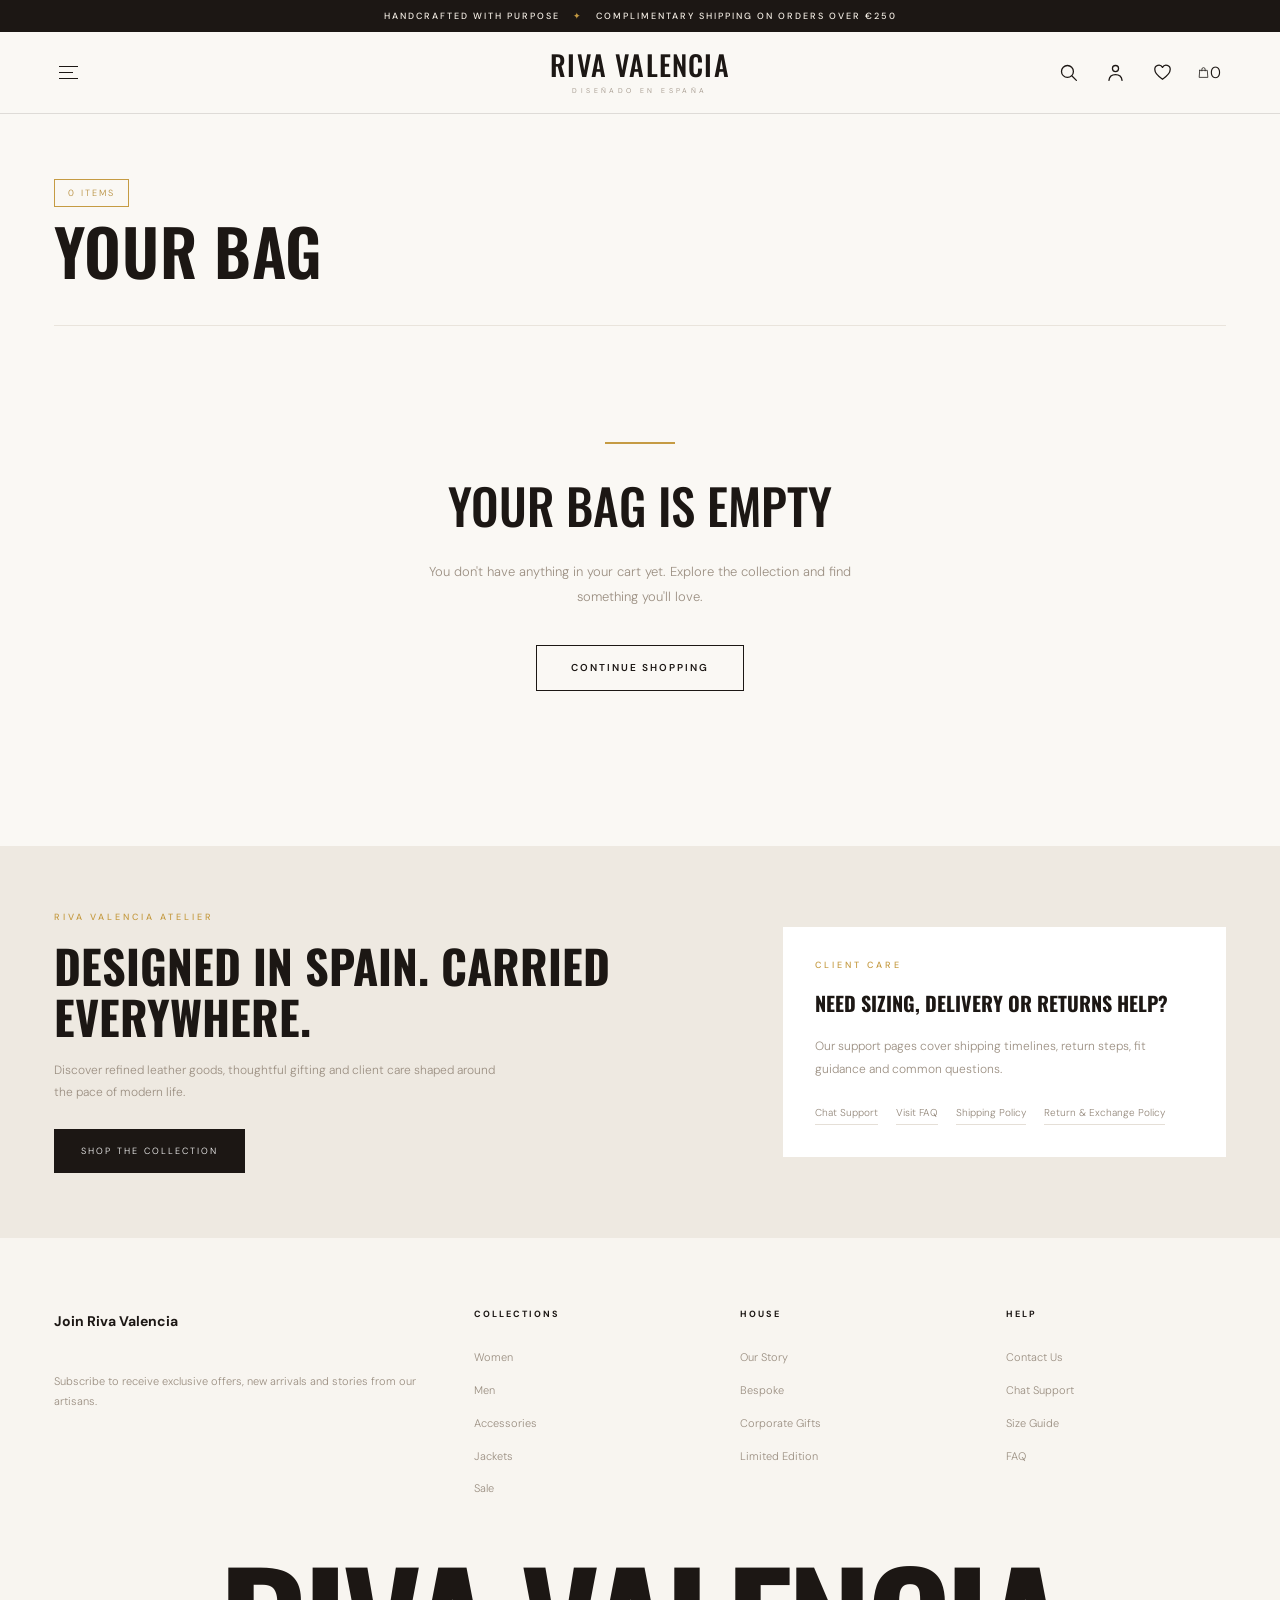
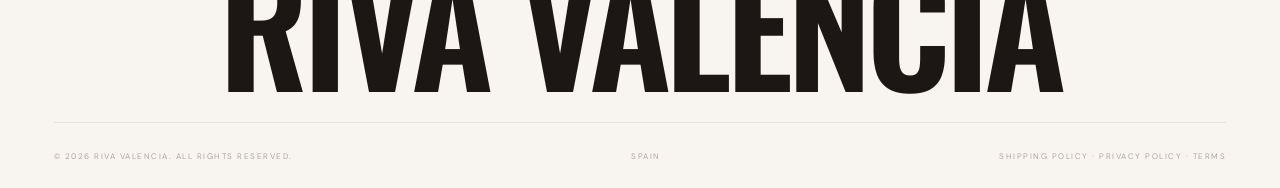
<file: cart.html>
<!DOCTYPE html>
<html lang="en">
<head>
  <meta charset="UTF-8">
  <meta name="viewport" content="width=device-width, initial-scale=1.0">

  <title>Your Bag | Riva Valencia</title>
  <link rel="icon" type="image/png" href="Luxury%20Gold%20RV%20Monogram%20Emblem.png">

  <link rel="preconnect" href="https://fonts.googleapis.com">
  <link rel="preconnect" href="https://fonts.gstatic.com" crossorigin>
  <link href="https://fonts.googleapis.com/css2?family=DM+Sans:wght@300;400;500;600;700&family=Oswald:wght@400;500;600;700&display=swap" rel="stylesheet">

  <link rel="stylesheet" href="style.css">
  <link rel="stylesheet" href="cart.css">
</head>

<body>

  <!-- ANNOUNCEMENT -->

  <div class="announcement-bar">
    HANDCRAFTED WITH PURPOSE
    <span>✦</span>
    COMPLIMENTARY SHIPPING ON ORDERS OVER €250
  </div>

  <!-- HEADER -->

  <header class="site-header">

    <button class="icon-btn menu-toggle" id="menuToggle" aria-label="Open menu">
      <span></span><span></span><span></span>
    </button>

    <a href="index.html" class="brand">
      <span class="brand-name">RIVA VALENCIA</span>
      <span class="brand-subtitle">DISEÑADO EN ESPAÑA</span>
    </a>

    <nav class="header-actions">

      <button class="icon-btn" aria-label="Search">
        <svg viewBox="0 0 24 24">
          <circle cx="10.8" cy="10.8" r="6.8"/>
          <path d="m16 16 5 5"/>
        </svg>
      </button>

      <a href="login.html" class="icon-btn" aria-label="Account">
        <svg viewBox="0 0 24 24">
          <circle cx="12" cy="7.5" r="3.5"/>
          <path d="M4.5 21c.5-4.3 3.1-6.5 7.5-6.5s7 2.2 7.5 6.5"/>
        </svg>
      </a>

      <a href="wishlist.html" class="icon-btn" aria-label="Wishlist">
        <svg viewBox="0 0 24 24">
          <path d="M20.8 8.7c0 5.1-8.8 11-8.8 11s-8.8-5.9-8.8-11A4.7 4.7 0 0 1 12 6.1a4.7 4.7 0 0 1 8.8 2.6Z"/>
        </svg>
      </a>

      <a href="cart.html" class="icon-btn cart-header-icon" aria-label="Shopping bag">
        <svg viewBox="0 0 24 24">
          <path d="M5 8h14l1 13H4L5 8Z"/>
          <path d="M9 9V6a3 3 0 0 1 6 0v3"/>
        </svg>
        <span id="headerCartCount">0</span>
      </a>

    </nav>
  </header>


  <!-- CART MAIN -->

  <main class="cart-page">

    <div class="cart-heading">

      <span class="cart-item-count" id="cartItemCount">
        0 ITEMS
      </span>

      <h1>YOUR BAG</h1>

    </div>


    <!-- EMPTY CART -->

    <section class="empty-cart" id="emptyCart">

      <div class="empty-cart-line"></div>

      <h2>YOUR BAG IS EMPTY</h2>

      <p>
        You don't have anything in your cart yet.
        Explore the collection and find something you'll love.
      </p>

      <a href="index.html" class="cart-outline-button">
        CONTINUE SHOPPING
      </a>

    </section>


    <!-- CART WITH PRODUCTS -->

    <section class="cart-content hidden" id="cartContent">

      <div class="cart-products-section">

        <div class="cart-products-heading">
          <span>PRODUCT</span>
          <span>PRICE</span>
          <span>QUANTITY</span>
          <span>TOTAL</span>
        </div>

        <div id="cartProducts"></div>

        <div class="cart-continue">
          <a href="index.html">← CONTINUE SHOPPING</a>
        </div>

      </div>


      <!-- ORDER SUMMARY -->

      <aside class="cart-summary">

        <span class="eyebrow">YOUR ORDER</span>

        <h2>ORDER SUMMARY</h2>

        <div class="summary-row">
          <span>Subtotal</span>
          <strong id="cartSubtotal">€0.00</strong>
        </div>

        <div class="summary-row">
          <span>Shipping</span>
          <strong id="cartShipping">Calculated at checkout</strong>
        </div>

        <div class="shipping-progress">

          <p id="shippingMessage">
            Add more items to unlock complimentary shipping.
          </p>

          <div class="shipping-progress-track">
            <span id="shippingProgress"></span>
          </div>

        </div>

        <div class="summary-total">
          <span>ESTIMATED TOTAL</span>
          <strong id="cartTotal">€0.00</strong>
        </div>

        <p class="tax-note">
          Taxes included where applicable.
          Shipping calculated at checkout.
        </p>

        <button class="checkout-button" id="checkoutButton">
          PROCEED TO CHECKOUT →
        </button>

        <div class="payment-info">
          <span>SECURE CHECKOUT</span>
          <span>VISA</span>
          <span>MASTERCARD</span>
          <span>AMEX</span>
        </div>

      </aside>

    </section>

  </main>


  <!-- LOWER BRAND SECTION -->

  <section class="cart-brand-section">

    <div>
      <span class="eyebrow">RIVA VALENCIA ATELIER</span>

      <h2>DESIGNED IN SPAIN. CARRIED EVERYWHERE.</h2>

      <p>
        Discover refined leather goods, thoughtful gifting
        and client care shaped around the pace of modern life.
      </p>

      <a href="index.html" class="cart-dark-button">
        SHOP THE COLLECTION
      </a>
    </div>

    <div class="cart-help-card">

      <span class="eyebrow">CLIENT CARE</span>

      <h3>NEED SIZING, DELIVERY OR RETURNS HELP?</h3>

      <p>
        Our support pages cover shipping timelines,
        return steps, fit guidance and common questions.
      </p>

      <div>
        <a href="#">Chat Support</a>
        <a href="#">Visit FAQ</a>
        <a href="#">Shipping Policy</a>
        <a href="#">Return & Exchange Policy</a>
      </div>

    </div>

  </section>


  <!-- FOOTER -->

  <footer class="cart-footer">

    <div class="cart-footer-links">

      <div>
        <h4>Join Riva Valencia</h4>
        <p>
          Subscribe to receive exclusive offers,
          new arrivals and stories from our artisans.
        </p>
      </div>

      <div>
        <h5>COLLECTIONS</h5>
        <a href="collection.html">Women</a>
        <a href="collection.html">Men</a>
        <a href="collection.html">Accessories</a>
        <a href="collection.html">Jackets</a>
        <a href="#">Sale</a>
      </div>

      <div>
        <h5>HOUSE</h5>
        <a href="#">Our Story</a>
        <a href="#">Bespoke</a>
        <a href="#">Corporate Gifts</a>
        <a href="#">Limited Edition</a>
      </div>

      <div>
        <h5>HELP</h5>
        <a href="#">Contact Us</a>
        <a href="#">Chat Support</a>
        <a href="#">Size Guide</a>
        <a href="#">FAQ</a>
      </div>

    </div>

    <div class="cart-footer-wordmark">
      RIVA VALENCIA
    </div>

    <div class="cart-footer-bottom">
      <span>© 2026 RIVA VALENCIA. ALL RIGHTS RESERVED.</span>
      <span>SPAIN</span>
      <span>SHIPPING POLICY · PRIVACY POLICY · TERMS</span>
    </div>

  </footer>

  <script src="cart.js"></script>

</body>
</html>
</file>
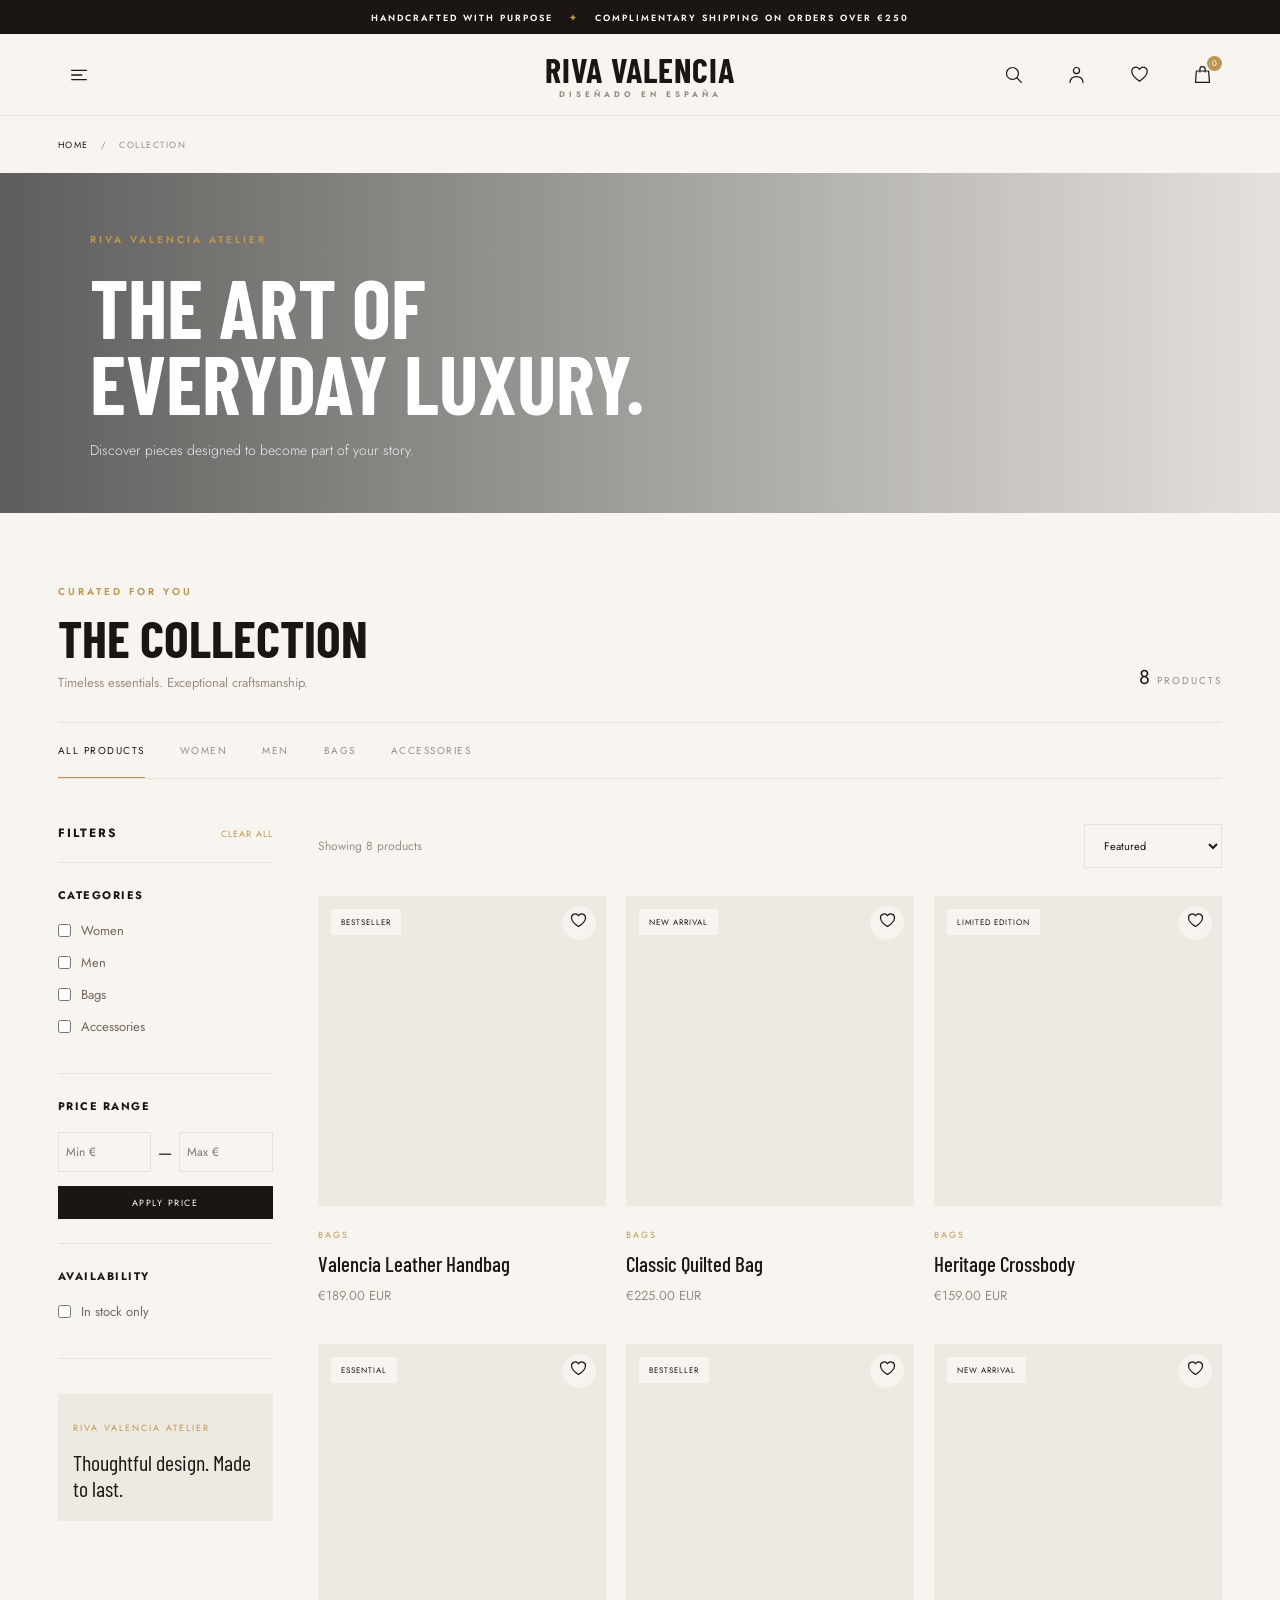
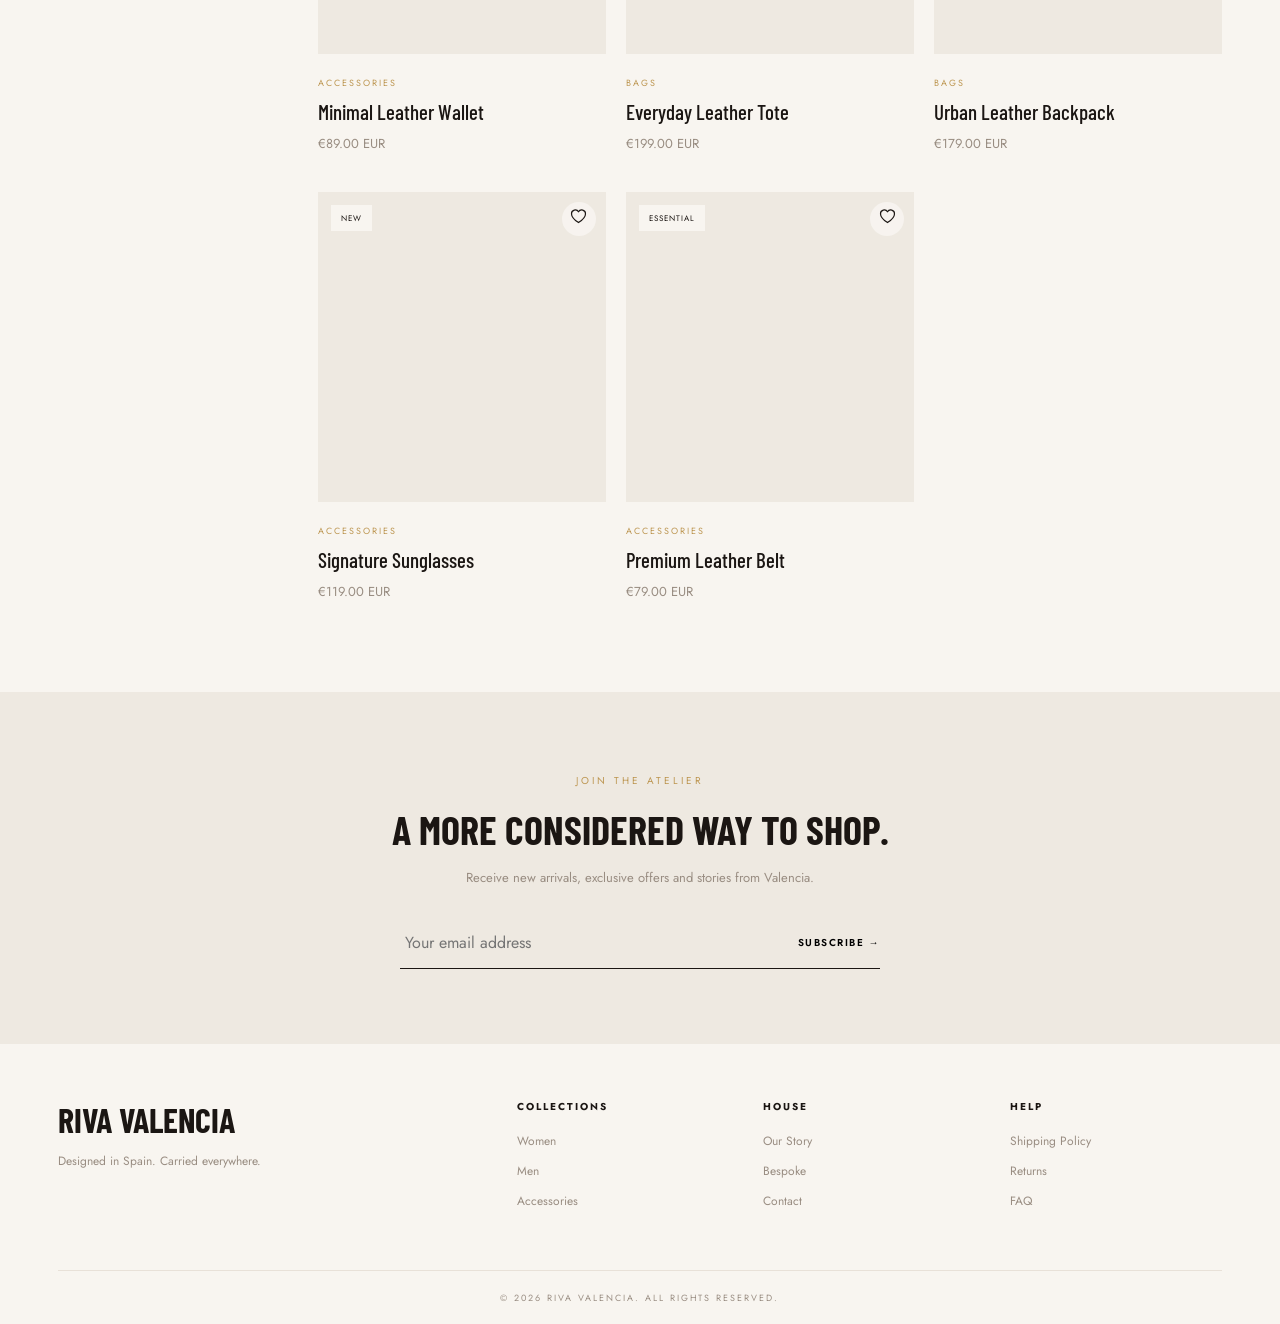
<file: collection.html>
<!DOCTYPE html>
<html lang="en">
<head>
    <meta charset="UTF-8">
    <meta name="viewport" content="width=device-width, initial-scale=1.0">
    <title>Shop Collection | Riva Valencia</title>
    <link rel="icon" type="image/png" href="Luxury%20Gold%20RV%20Monogram%20Emblem.png">
    <link rel="stylesheet" href="collection.css">
    <link rel="preconnect" href="https://fonts.googleapis.com">
    <link rel="preconnect" href="https://fonts.gstatic.com" crossorigin>
    <link href="https://fonts.googleapis.com/css2?family=Barlow+Condensed:wght@400;500;600;700;800&family=Jost:wght@300;400;500;600&display=swap" rel="stylesheet">
</head>
<body>

    <!-- ANNOUNCEMENT -->
    <div class="announcement">
        HANDCRAFTED WITH PURPOSE
        <span>✦</span>
        COMPLIMENTARY SHIPPING ON ORDERS OVER €250
    </div>

    <!-- HEADER -->
    <header class="header">
        <button class="menu-toggle" id="menuToggle" aria-label="Open menu">
            <svg viewBox="0 0 24 24" aria-hidden="true">
                <path d="M4 7h16M4 12h11M4 17h16"/>
            </svg>
        </button>

        <a href="index.html" class="logo">
            RIVA VALENCIA
            <small>DISEÑADO EN ESPAÑA</small>
        </a>

        <div class="header-actions">
            <button id="searchToggle" aria-label="Search">
                <svg viewBox="0 0 24 24" aria-hidden="true">
                    <circle cx="10.8" cy="10.8" r="6.8"/>
                    <path d="m16 16 5 5"/>
                </svg>
            </button>
            <a href="login.html" aria-label="Account">
                <svg viewBox="0 0 24 24" aria-hidden="true">
                    <circle cx="12" cy="7.5" r="3.5"/>
                    <path d="M4.5 21c.5-4.3 3.1-6.5 7.5-6.5s7 2.2 7.5 6.5"/>
                </svg>
            </a>
            <a href="wishlist.html" aria-label="Wishlist">
                <svg viewBox="0 0 24 24" aria-hidden="true">
                    <path d="M20.8 8.7c0 5.1-8.8 11-8.8 11s-8.8-5.9-8.8-11A4.7 4.7 0 0 1 12 6.1a4.7 4.7 0 0 1 8.8 2.6Z"/>
                </svg>
            </a>
            <a href="cart.html" class="bag-icon" aria-label="Shopping bag">
                <svg viewBox="0 0 24 24" aria-hidden="true">
                    <path d="M5 8h14l1 13H4L5 8Z"/>
                    <path d="M9 9V6a3 3 0 0 1 6 0v3"/>
                </svg>
                <span id="headerCartCount">0</span>
            </a>
        </div>
    </header>

    <!-- SEARCH -->
    <div class="search-panel" id="searchPanel">
        <input type="search" id="searchInput"
               placeholder="Search products, collections...">
        <button id="closeSearch" aria-label="Close search">
            <svg viewBox="0 0 24 24" aria-hidden="true">
                <path d="m6 6 12 12M18 6 6 18"/>
            </svg>
        </button>
    </div>

    <!-- BREADCRUMB -->
    <div class="breadcrumb">
        <a href="index.html">HOME</a>
        <span>/</span>
        <span>COLLECTION</span>
    </div>

    <!-- COLLECTION HERO -->
    <section class="collection-hero">
        <div class="hero-overlay"></div>
        <div class="hero-content">
            <span>RIVA VALENCIA ATELIER</span>
            <h1>THE ART OF<br>EVERYDAY LUXURY.</h1>
            <p>Discover pieces designed to become part of your story.</p>
        </div>
    </section>

    <!-- COLLECTION INTRO -->
    <section class="collection-intro">
        <div>
            <span class="eyebrow">CURATED FOR YOU</span>
            <h2>THE COLLECTION</h2>
            <p>Timeless essentials. Exceptional craftsmanship.</p>
        </div>
        <div class="collection-count">
            <span id="productCount">8</span> PRODUCTS
        </div>
    </section>

    <!-- CATEGORY NAVIGATION -->
    <nav class="category-nav">
        <button class="category-link active" data-category="all">ALL PRODUCTS</button>
        <button class="category-link" data-category="women">WOMEN</button>
        <button class="category-link" data-category="men">MEN</button>
        <button class="category-link" data-category="bags">BAGS</button>
        <button class="category-link" data-category="accessories">ACCESSORIES</button>
    </nav>

    <!-- SHOP LAYOUT -->
    <main class="shop-layout">

        <!-- SIDEBAR -->
        <aside class="filter-sidebar" id="filterSidebar">

            <div class="filter-heading">
                <h3>FILTERS</h3>
                <button id="clearFilters">CLEAR ALL</button>
            </div>

            <div class="filter-group">
                <h4>CATEGORIES</h4>

                <label><input type="checkbox" class="category-filter" value="women"> Women</label>
                <label><input type="checkbox" class="category-filter" value="men"> Men</label>
                <label><input type="checkbox" class="category-filter" value="bags"> Bags</label>
                <label><input type="checkbox" class="category-filter" value="accessories"> Accessories</label>
            </div>

            <div class="filter-group">
                <h4>PRICE RANGE</h4>

                <div class="price-inputs">
                    <input type="number" id="minPrice" placeholder="Min €" min="0">
                    <span>—</span>
                    <input type="number" id="maxPrice" placeholder="Max €" min="0">
                </div>

                <button id="applyPrice" class="apply-filter">APPLY PRICE</button>
            </div>

            <div class="filter-group">
                <h4>AVAILABILITY</h4>
                <label><input type="checkbox" id="stockFilter"> In stock only</label>
            </div>

            <div class="sidebar-note">
                <span>RIVA VALENCIA ATELIER</span>
                <p>Thoughtful design. Made to last.</p>
            </div>

        </aside>

        <!-- PRODUCTS -->
        <section class="products-section">

            <div class="shop-toolbar">
                <button id="mobileFilterButton">
                    <svg viewBox="0 0 24 24" aria-hidden="true">
                        <path d="M4 6h16M7 12h10M10 18h4"/>
                    </svg>
                    FILTERS
                </button>

                <span id="resultText">Showing 8 products</span>

                <select id="sortSelect">
                    <option value="featured">Featured</option>
                    <option value="low">Price: Low to High</option>
                    <option value="high">Price: High to Low</option>
                    <option value="name">Name: A to Z</option>
                </select>
            </div>

            <div class="product-grid" id="productGrid"></div>

            <div class="no-products" id="noProducts">
                <h3>NO PRODUCTS FOUND</h3>
                <p>Try adjusting your filters or search.</p>
                <button id="resetShop">VIEW ALL PRODUCTS</button>
            </div>

        </section>
    </main>

    <!-- NEWSLETTER -->
    <section class="newsletter">
        <span>JOIN THE ATELIER</span>
        <h2>A MORE CONSIDERED WAY TO SHOP.</h2>
        <p>Receive new arrivals, exclusive offers and stories from Valencia.</p>

        <form id="newsletterForm">
            <input type="email" placeholder="Your email address" required>
            <button type="submit">SUBSCRIBE →</button>
        </form>
    </section>

    <!-- FOOTER -->
    <footer class="footer">
        <div class="footer-brand">
            <h2>RIVA VALENCIA</h2>
            <p>Designed in Spain. Carried everywhere.</p>
        </div>

        <div>
            <h4>COLLECTIONS</h4>
            <a href="collection.html">Women</a>
            <a href="collection.html">Men</a>
            <a href="collection.html">Accessories</a>
        </div>

        <div>
            <h4>HOUSE</h4>
            <a href="#">Our Story</a>
            <a href="#">Bespoke</a>
            <a href="#">Contact</a>
        </div>

        <div>
            <h4>HELP</h4>
            <a href="#">Shipping Policy</a>
            <a href="#">Returns</a>
            <a href="#">FAQ</a>
        </div>

        <div class="copyright">
            © 2026 RIVA VALENCIA. ALL RIGHTS RESERVED.
        </div>
    </footer>

    <!-- TOAST -->
    <div class="toast" id="shopToast">PRODUCT ADDED TO YOUR BAG ✓</div>

    <script src="collection.js"></script>
</body>
</html>
</file>
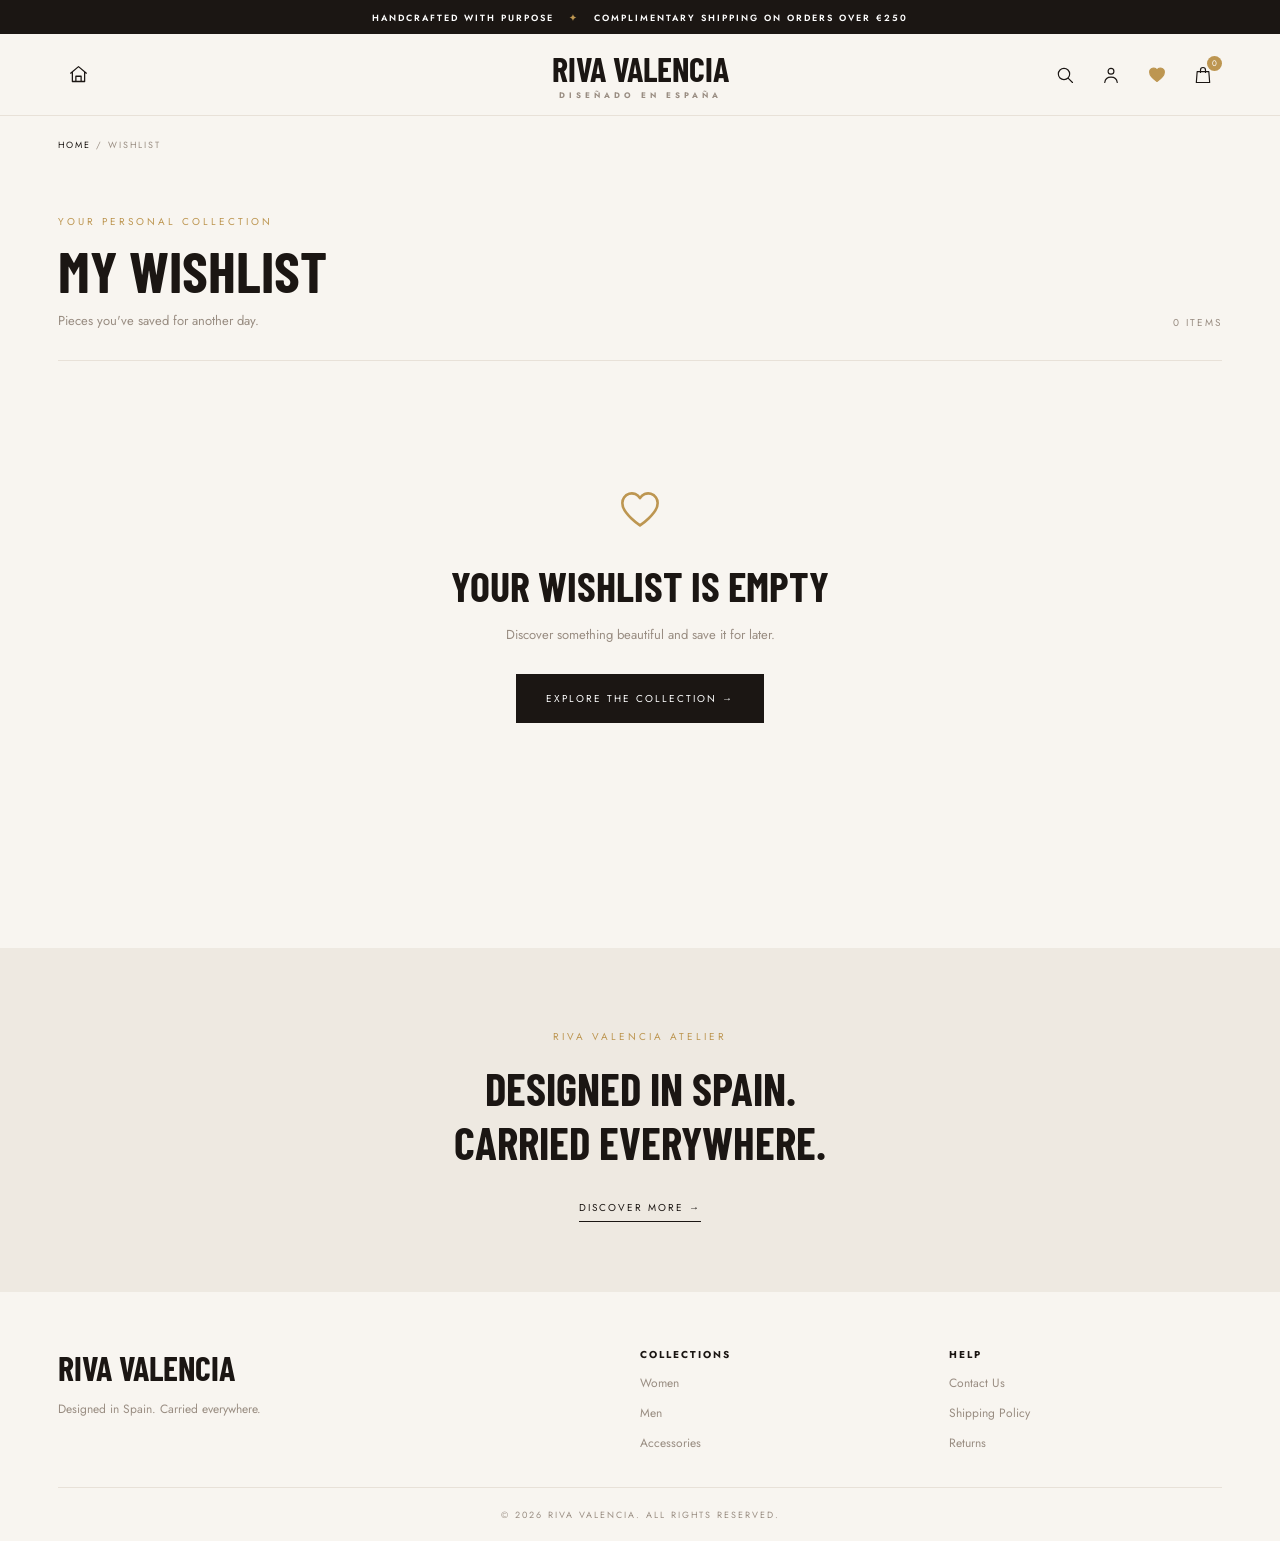
<file: wishlist.html>
<!DOCTYPE html>
<html lang="en">
<head>
    <meta charset="UTF-8">
    <meta name="viewport" content="width=device-width, initial-scale=1.0">
    <title>My Wishlist | Riva Valencia</title>
    <link rel="icon" type="image/png" href="Luxury%20Gold%20RV%20Monogram%20Emblem.png">
    <link rel="stylesheet" href="wishlist.css">

    <link rel="preconnect" href="https://fonts.googleapis.com">
    <link href="https://fonts.googleapis.com/css2?family=Barlow+Condensed:wght@400;500;600;700;800&family=Jost:wght@300;400;500;600&display=swap" rel="stylesheet">
</head>
<body>

    <div class="announcement">
        HANDCRAFTED WITH PURPOSE
        <span>✦</span>
        COMPLIMENTARY SHIPPING ON ORDERS OVER €250
    </div>

    <header class="header">
        <a href="index.html" class="menu" aria-label="Home">
            <svg viewBox="0 0 24 24" aria-hidden="true">
                <path d="m3 10.5 9-7.5 9 7.5M5 9v11h14V9M9 20v-6h6v6"/>
            </svg>
        </a>

        <a href="index.html" class="logo">
            RIVA VALENCIA
            <small>DISEÑADO EN ESPAÑA</small>
        </a>

        <div class="header-actions">
            <a href="collection.html" aria-label="Search">
                <svg viewBox="0 0 24 24" aria-hidden="true">
                    <circle cx="10.8" cy="10.8" r="6.8"/>
                    <path d="m16 16 5 5"/>
                </svg>
            </a>
            <a href="login.html" aria-label="Account">
                <svg viewBox="0 0 24 24" aria-hidden="true">
                    <circle cx="12" cy="7.5" r="3.5"/>
                    <path d="M4.5 21c.5-4.3 3.1-6.5 7.5-6.5s7 2.2 7.5 6.5"/>
                </svg>
            </a>
            <a href="wishlist.html" class="active" aria-label="Wishlist">
                <svg viewBox="0 0 24 24" aria-hidden="true">
                    <path d="M20.8 8.7c0 5.1-8.8 11-8.8 11s-8.8-5.9-8.8-11A4.7 4.7 0 0 1 12 6.1a4.7 4.7 0 0 1 8.8 2.6Z"/>
                </svg>
            </a>
            <a href="cart.html" aria-label="Shopping bag">
                <svg viewBox="0 0 24 24" aria-hidden="true">
                    <path d="M5 8h14l1 13H4L5 8Z"/>
                    <path d="M9 9V6a3 3 0 0 1 6 0v3"/>
                </svg>
                <span id="cartCount">0</span>
            </a>
        </div>
    </header>

    <div class="breadcrumb">
        <a href="index.html">HOME</a> / WISHLIST
    </div>

    <main class="wishlist-container">

        <div class="wishlist-heading">
            <div>
                <span class="eyebrow">YOUR PERSONAL COLLECTION</span>
                <h1>MY WISHLIST</h1>
                <p>Pieces you've saved for another day.</p>
            </div>

            <span id="wishlistCount">0 ITEMS</span>
        </div>

        <!-- EMPTY WISHLIST -->

        <section class="empty-state" id="emptyState">
            <div class="empty-heart" aria-hidden="true">
                <svg viewBox="0 0 24 24">
                    <path d="M20.8 8.7c0 5.1-8.8 11-8.8 11s-8.8-5.9-8.8-11A4.7 4.7 0 0 1 12 6.1a4.7 4.7 0 0 1 8.8 2.6Z"/>
                </svg>
            </div>
            <h2>YOUR WISHLIST IS EMPTY</h2>
            <p>Discover something beautiful and save it for later.</p>
            <a href="collection.html" class="primary-button">
                EXPLORE THE COLLECTION →
            </a>
        </section>

        <!-- WISHLIST PRODUCTS -->

        <section class="wishlist-content" id="wishlistContent">

            <div class="wishlist-toolbar">
                <span>YOUR SAVED PIECES</span>
                <button id="clearWishlist">CLEAR WISHLIST</button>
            </div>

            <div class="wishlist-grid" id="wishlistGrid"></div>

        </section>

    </main>

    <section class="wishlist-banner">
        <span>RIVA VALENCIA ATELIER</span>
        <h2>DESIGNED IN SPAIN.<br>CARRIED EVERYWHERE.</h2>
        <a href="collection.html">DISCOVER MORE →</a>
    </section>

    <footer class="footer">
        <div>
            <h2>RIVA VALENCIA</h2>
            <p>Designed in Spain. Carried everywhere.</p>
        </div>

        <div>
            <h4>COLLECTIONS</h4>
            <a href="collection.html">Women</a>
            <a href="collection.html">Men</a>
            <a href="collection.html">Accessories</a>
        </div>

        <div>
            <h4>HELP</h4>
            <a href="#">Contact Us</a>
            <a href="#">Shipping Policy</a>
            <a href="#">Returns</a>
        </div>

        <div class="copyright">
            © 2026 RIVA VALENCIA. ALL RIGHTS RESERVED.
        </div>
    </footer>

    <div class="toast" id="toast"></div>

    <script src="wishlist.js"></script>
</body>
</html>
</file>
<file: style.css>
:root {
  --ink: #1c1714;
  --paper: #f7f4ef;
  --paper-deep: #eee9e1;
  --muted: #9b8f82;
  --gold: #c59b43;
  --line: rgba(35,28,22,.13);
  --font-body: "DM Sans", Arial, sans-serif;
  --font-display: "Oswald", Impact, sans-serif;
}

* {
  box-sizing: border-box;
}

img {
  max-width: 100%;
}

html {
  scroll-behavior: smooth;
  scroll-padding-top: 82px;
}

body {
  margin: 0;
  min-width: 320px;
  background: var(--paper);
  color: var(--ink);
  font-family: var(--font-body);
  font-weight: 300;
}

a {
  color: inherit;
  text-decoration: none;
}

button, input {
  font: inherit;
}

button, a {
  -webkit-tap-highlight-color: transparent;
}

button:focus-visible,
a:focus-visible,
input:focus-visible,
select:focus-visible {
  outline: 2px solid var(--gold);
  outline-offset: 3px;
}

/* ANNOUNCEMENT */

.announcement-bar {
  height: 32px;
  background: var(--ink);
  color: #f4eee5;
  display: flex;
  align-items: center;
  justify-content: center;
  gap: 13px;
  font-size: 9px;
  letter-spacing: 2px;
  font-weight: 500;
}

.announcement-bar span {
  color: var(--gold);
}

/* HEADER */

.site-header {
  height: 82px;
  background: rgba(250,248,244,.97);
  border-bottom: 1px solid var(--line);
  display: flex;
  align-items: center;
  justify-content: space-between;
  padding: 0 4.2%;
  position: sticky;
  top: 0;
  z-index: 30;
}

.brand {
  position: absolute;
  left: 50%;
  transform: translateX(-50%);
  display: flex;
  flex-direction: column;
  align-items: center;
  line-height: 1;
}

.brand-name {
  font-family: var(--font-display);
  font-size: 28px;
  font-weight: 500;
  letter-spacing: 1.2px;
}

.brand-subtitle {
  font-size: 7px;
  letter-spacing: 3.4px;
  color: var(--muted);
  margin-top: 8px;
}

.icon-btn {
  width: 34px;
  height: 38px;
  display: inline-flex;
  align-items: center;
  justify-content: center;
  border: 0;
  background: transparent;
  color: var(--ink);
  position: relative;
  padding: 5px;
}

.icon-btn svg {
  width: 21px;
  height: 21px;
  fill: none;
  stroke: currentColor;
  stroke-width: 1.45;
  stroke-linecap: round;
  stroke-linejoin: round;
}

.icon-btn,
.close-menu,
.image-zoom,
.product-wishlist,
.wish-button,
.product-lightbox button {
  transition: color .2s ease, background-color .2s ease, border-color .2s ease;
}

.wish-button svg,
.product-wishlist svg {
  width: 19px;
  height: 19px;
  fill: transparent;
  stroke: currentColor;
  stroke-width: 1.5;
  stroke-linecap: round;
  stroke-linejoin: round;
  transition: fill .2s ease, color .2s ease;
}

.wish-button.active svg,
.product-wishlist.active svg {
  fill: currentColor;
}

.menu-toggle {
  display: flex;
  flex-direction: column;
  gap: 5px;
  align-items: flex-start;
  justify-content: center;
}

.menu-toggle span {
  height: 1px;
  width: 19px;
  background: var(--ink);
  display: block;
}

.menu-toggle span:nth-child(2) {
  width: 14px;
}

.header-actions {
  display: flex;
  gap: 13px;
  align-items: center;
}

.count-bubble {
  position: absolute;
  right: -2px;
  top: 0;
  font-size: 8px;
  background: var(--gold);
  color: white;
  border-radius: 50%;
  width: 14px;
  height: 14px;
  display: grid;
  place-items: center;
  opacity: 0;
}

.count-bubble.visible {
  opacity: 1;
}

/* SEARCH */

.search-panel {
  display: none;
  position: sticky;
  top: 82px;
  z-index: 29;
  background: white;
  padding: 18px 5%;
  border-bottom: 1px solid var(--line);
}

.search-panel.open {
  display: block;
}

.search-form {
  display: flex;
  max-width: 850px;
  margin: auto;
  border-bottom: 1px solid var(--ink);
}

.search-form input {
  flex: 1;
  border: 0;
  background: transparent;
  padding: 13px 2px;
  outline: 0;
  font-size: 13px;
}

.search-form button {
  border: 0;
  background: transparent;
  letter-spacing: 2px;
  font-size: 10px;
}

/* SIDE MENU */

.menu-overlay {
  position: fixed;
  inset: 0;
  background: rgba(15,12,10,.45);
  z-index: 39;
  opacity: 0;
  visibility: hidden;
  transition: .3s;
}

.menu-overlay.open {
  opacity: 1;
  visibility: visible;
}

.side-menu {
  position: fixed;
  z-index: 40;
  inset: 0 auto 0 0;
  width: min(390px,88vw);
  background: var(--paper);
  padding: 34px 38px;
  transform: translateX(-105%);
  transition: .35s ease;
  display: flex;
  flex-direction: column;
}

.side-menu.open {
  transform: translateX(0);
}

.side-menu-head {
  display: flex;
  justify-content: space-between;
  align-items: center;
  font-size: 10px;
  letter-spacing: 2px;
  margin-bottom: 65px;
}

.close-menu {
  border: 0;
  background: none;
  font-size: 32px;
  font-weight: 200;
}

.side-menu > a {
  font-family: var(--font-display);
  font-size: 31px;
  text-transform: uppercase;
  border-bottom: 1px solid var(--line);
  padding: 15px 0;
}

.side-menu > a span {
  float: right;
  color: var(--gold);
  font-family: var(--font-body);
  font-size: 15px;
}

.side-menu-note {
  margin-top: auto;
  font-size: 9px;
  letter-spacing: 2px;
  color: var(--muted);
}

/* HERO */

.hero-section {
  height: min(690px,72vw);
  min-height: 500px;
  position: relative;
  overflow: hidden;
  background: #29231e;
}

.hero-image,
.craft-section > img {
  width: 100%;
  height: 100%;
  object-fit: cover;
  position: absolute;
  inset: 0;
}

.hero-image {
  object-position: center 38%;
}

.hero-shade {
  position: absolute;
  inset: 0;
  background:
    linear-gradient(90deg,rgba(15,12,10,.68),rgba(15,12,10,.08) 75%),
    linear-gradient(0deg,rgba(15,12,10,.18),transparent 45%);
}

.hero-content {
  position: absolute;
  left: 7%;
  top: 50%;
  transform: translateY(-45%);
  color: white;
}

.eyebrow {
  font-size: 9px;
  letter-spacing: 3px;
  font-weight: 500;
  color: var(--gold);
  display: block;
}

.eyebrow-light {
  color: #e8d4a2;
}

.eyebrow-gold {
  color: var(--gold);
}

.hero-content h1 {
  font-family: var(--font-display);
  font-size: clamp(64px,9vw,138px);
  font-weight: 600;
  line-height: .88;
  letter-spacing: -2px;
  margin: 22px 0;
}

.hero-content p,
.craft-content p {
  font-size: 13px;
  line-height: 1.9;
  color: rgba(255,255,255,.8);
  letter-spacing: .4px;
  margin-bottom: 27px;
}

.btn-luxury {
  display: inline-flex;
  align-items: center;
  justify-content: center;
  gap: 30px;
  min-height: 48px;
  padding: 0 27px;
  font-size: 9px;
  letter-spacing: 2px;
  font-weight: 600;
  transition: .25s;
}

.btn-light-outline {
  border: 1px solid rgba(255,255,255,.7);
  color: white;
}

.btn-light-outline:hover {
  background: white;
  color: var(--ink);
}

.hero-index {
  position: absolute;
  right: 5%;
  bottom: 35px;
  color: white;
  display: flex;
  align-items: center;
  gap: 12px;
  font-size: 9px;
  letter-spacing: 2px;
}

.hero-index i {
  width: 55px;
  height: 1px;
  background: rgba(255,255,255,.6);
}

/* INTRO */

.intro-strip {
  min-height: 105px;
  display: flex;
  align-items: center;
  justify-content: center;
  gap: 18px;
  padding: 25px;
  text-align: center;
}

.gold-line {
  height: 1px;
  width: 35px;
  background: var(--gold);
}

.intro-strip p {
  font-size: 9px;
  letter-spacing: 2.5px;
  color: #8e8276;
  margin: 0;
}

/* COMMON SECTION */

.section-block {
  padding: 85px 5.3%;
}

.section-heading {
  display: flex;
  align-items: flex-end;
  justify-content: space-between;
  margin-bottom: 35px;
}

.section-heading h2,
.newsletter-section h2 {
  font-family: var(--font-display);
  font-size: clamp(42px,6vw,76px);
  line-height: 1;
  margin: 10px 0 0;
  font-weight: 600;
  letter-spacing: -.7px;
}

.section-subtitle {
  font-size: 12px;
  color: var(--muted);
  margin: 15px 0 0;
}

.text-link {
  font-size: 9px;
  letter-spacing: 2px;
  font-weight: 600;
  border-bottom: 1px solid var(--gold);
  padding-bottom: 8px;
  white-space: nowrap;
}

/* NEW ARRIVALS */

.feature-grid {
  display: grid;
  grid-template-columns: 1.25fr 1fr;
  gap: 5px;
}

.feature-card {
  height: 440px;
  position: relative;
  overflow: hidden;
  background: #d8d0c5;
  display: block;
}

.feature-card img,
.collection-card img {
  width: 100%;
  height: 100%;
  object-fit: cover;
  transition: transform .8s;
}

.feature-card:hover img,
.collection-card:hover img {
  transform: scale(1.04);
}

.feature-overlay {
  position: absolute;
  inset: 0;
  background: linear-gradient(0deg,rgba(0,0,0,.65),transparent 65%);
  display: flex;
  flex-direction: column;
  justify-content: flex-end;
  align-items: flex-start;
  padding: 34px;
  color: white;
}

.feature-overlay h3 {
  font-family: var(--font-display);
  font-size: 42px;
  line-height: 1;
  margin: 12px 0;
}

.shop-link {
  font-size: 9px;
  letter-spacing: 2px;
  border-bottom: 1px solid rgba(255,255,255,.5);
  padding-bottom: 7px;
  margin-top: 8px;
}

/* BEST SELLERS */

.bestsellers {
  background: #f1ede6;
}

.product-grid {
  margin-top: 10px;
}

.product-card {
  position: relative;
}

.product-image {
  display: block;
  position: relative;
  aspect-ratio: 3/4;
  background: #e8e3dc;
  overflow: hidden;
}

.product-image img {
  width: 100%;
  height: 100%;
  object-fit: cover;
  transition: transform .6s;
}

.product-card:hover .product-image img {
  transform: scale(1.035);
}

.product-tag {
  position: absolute;
  top: 13px;
  left: 13px;
  background: var(--ink);
  color: white;
  font-size: 8px;
  letter-spacing: 1px;
  padding: 8px 10px;
}

.wish-button {
  position: absolute;
  right: 12px;
  top: 12px;
  width: 32px;
  height: 32px;
  border: 0;
  border-radius: 50%;
  background: rgba(250,248,244,.9);
  font-size: 21px;
  line-height: 1;
  color: var(--ink);
  cursor: pointer;
}

.wish-button.active {
  color: #a33;
}

.product-info {
  display: flex;
  flex-direction: column;
  gap: 7px;
  padding-top: 16px;
}

.product-name {
  font-size: 9px;
  letter-spacing: 1.5px;
  font-weight: 600;
}

.product-price {
  font-size: 12px;
  color: var(--muted);
}

.center-action {
  text-align: center;
  margin-top: 45px;
}

.btn-dark {
  background: var(--ink);
  color: white;
  border: 1px solid var(--ink);
}

.btn-dark:hover {
  background: transparent;
  color: var(--ink);
}

/* CRAFTSMANSHIP */

.craft-section {
  height: 550px;
  position: relative;
  overflow: hidden;
  background: #302a25;
}

.craft-section > img {
  object-position: center 42%;
}

.craft-shade {
  position: absolute;
  inset: 0;
  background: linear-gradient(90deg,rgba(0,0,0,.7),rgba(0,0,0,.08));
}

.craft-content {
  position: absolute;
  left: 8%;
  top: 50%;
  transform: translateY(-50%);
  color: white;
}

.craft-content h2 {
  font-family: var(--font-display);
  font-size: clamp(48px,7vw,88px);
  line-height: .98;
  margin: 18px 0;
  font-weight: 600;
}

/* COLLECTIONS */

.collection-grid {
  display: grid;
  grid-template-columns: 1.1fr 1fr 1fr;
  gap: 5px;
}

.collection-card {
  height: 420px;
  position: relative;
  overflow: hidden;
  background: #ddd;
  display: block;
}

.collection-card:after {
  content: "";
  position: absolute;
  inset: 35% 0 0;
  background: linear-gradient(0deg,rgba(0,0,0,.65),transparent);
}

.collection-card > div {
  position: absolute;
  z-index: 1;
  left: 25px;
  bottom: 28px;
  color: white;
}

.collection-card h3 {
  font-family: var(--font-display);
  font-size: 35px;
  line-height: 1;
  margin: 12px 0;
}

.collection-card > div > span:last-child {
  font-size: 9px;
  letter-spacing: 2px;
}

/* SERVICES */

.service-row {
  display: grid;
  grid-template-columns: repeat(4,1fr);
  background: #f0ece5;
  border-top: 1px solid var(--line);
  border-bottom: 1px solid var(--line);
}

.service-item {
  padding: 40px 28px;
  border-right: 1px solid var(--line);
  min-height: 175px;
}

.service-item:last-child {
  border: 0;
}

.service-icon {
  display: grid;
  place-items: center;
  width: 38px;
  height: 38px;
  border: 1px solid rgba(197,155,67,.3);
  border-radius: 50%;
  background: rgba(255,255,255,.32);
  color: var(--gold);
  flex: 0 0 38px;
}

.service-item .service-icon svg {
  display: block;
  width: 18px;
  height: 18px;
  max-width: 18px;
  max-height: 18px;
  fill: none;
  stroke: currentColor;
  stroke-width: 1.35;
  stroke-linecap: round;
  stroke-linejoin: round;
}

.product-delivery > div > span svg {
  width: 100%;
  height: 100%;
  fill: none;
  stroke: currentColor;
  stroke-width: 1.45;
  stroke-linecap: round;
  stroke-linejoin: round;
}

.product-delivery > div > span {
  display: inline-flex;
  flex: 0 0 22px;
  width: 22px;
  height: 22px;
}

.image-zoom {
  display: grid;
  place-items: center;
}

.image-zoom svg {
  width: 18px;
  height: 18px;
  fill: none;
  stroke: currentColor;
  stroke-width: 1.5;
  stroke-linecap: round;
  stroke-linejoin: round;
}

.product-lightbox button {
  display: grid;
  place-items: center;
  width: 44px;
  height: 44px;
}

.product-lightbox button svg {
  width: 23px;
  height: 23px;
  fill: none;
  stroke: currentColor;
  stroke-width: 1.5;
  stroke-linecap: round;
}

.service-item h4 {
  font-size: 9px;
  letter-spacing: 2px;
  font-weight: 600;
  margin: 16px 0 9px;
}

.service-item p {
  font-size: 11px;
  color: var(--muted);
  margin: 0;
  line-height: 1.7;
}

/* NEWSLETTER */

.newsletter-section {
  text-align: center;
  padding: 100px 20px 110px;
}

.newsletter-section h2 {
  font-size: clamp(38px,5vw,58px);
  margin: 16px 0;
}

.newsletter-section > p {
  font-size: 12px;
  color: var(--muted);
  margin-bottom: 30px;
}

.newsletter-form {
  display: flex;
  max-width: 490px;
  margin: 0 auto;
  border-bottom: 1px solid var(--ink);
}

.newsletter-form input {
  flex: 1;
  min-width: 0;
  border: 0;
  background: transparent;
  padding: 14px 3px;
  font-size: 12px;
  outline: 0;
}

.newsletter-form button {
  border: 0;
  background: transparent;
  font-size: 9px;
  letter-spacing: 2px;
  color: var(--gold);
  font-weight: 600;
  cursor: pointer;
}

.newsletter-section small {
  display: block;
  margin-top: 15px;
  color: var(--muted);
  font-size: 10px;
}

/* FOOTER */

.site-footer {
  background: #eae5dc;
  padding: 65px 5.3% 0;
}

.footer-top {
  display: grid;
  grid-template-columns: 2fr 1fr 1fr 1fr;
  gap: 45px;
  padding-bottom: 55px;
}

.footer-brand-block h3 {
  font-family: var(--font-display);
  font-size: 34px;
  line-height: 1.1;
  margin: 17px 0;
}

.footer-brand-block p {
  max-width: 360px;
  font-size: 12px;
  color: var(--muted);
  line-height: 1.9;
  margin-bottom: 22px;
}

.footer-column {
  display: flex;
  flex-direction: column;
  gap: 13px;
}

.footer-column h5 {
  font-size: 9px;
  letter-spacing: 2px;
  font-weight: 700;
  margin: 4px 0 5px;
}

.footer-column a {
  font-size: 11px;
  color: #8f8377;
}

.footer-column a:hover {
  color: var(--ink);
}

.footer-wordmark {
  font-family: var(--font-display);
  font-size: clamp(65px,16vw,210px);
  font-weight: 600;
  letter-spacing: -.04em;
  line-height: .9;
  text-align: center;
  white-space: nowrap;
  border-bottom: 1px solid var(--line);
  padding: 15px 0 30px;
}

.footer-bottom {
  min-height: 55px;
  display: flex;
  align-items: center;
  justify-content: space-between;
  gap: 15px;
  font-size: 8px;
  letter-spacing: 1.5px;
  color: #9b8f82;
}

/* MOBILE RESPONSIVENESS */

@media(max-width:767px) {

  .announcement-bar {
    font-size: 7px;
    letter-spacing: 1px;
    gap: 7px;
    height: 29px;
  }

  .site-header {
    height: 70px;
    padding: 0 4%;
    display: grid;
    grid-template-columns: 34px minmax(0, 1fr) auto;
  }

  .brand {
    position: static;
    left: auto;
    transform: none;
    justify-self: center;
    white-space: nowrap;
  }

  .brand-name {
    font-size: 22px;
  }

  .brand-subtitle {
    font-size: 6px;
    letter-spacing: 2.5px;
  }

  .header-actions {
    gap: 3px;
  }

  .icon-btn {
    width: 29px;
  }

  .icon-btn svg {
    width: 19px;
  }

  .account-link {
    display: none;
  }

  .hero-section {
    height: 620px;
    min-height: 0;
  }

  .hero-image {
    object-position: 58% center;
  }

  .hero-content {
    left: 7%;
    right: 5%;
    top: 53%;
  }

  .hero-content h1 {
    font-size: clamp(62px,15vw,94px);
  }

  .hero-content p {
    font-size: 11px;
  }

  .intro-strip {
    min-height: 90px;
  }

  .intro-strip p {
    font-size: 8px;
    line-height: 1.8;
    max-width: 270px;
  }

  .section-block {
    padding: 58px 5%;
  }

  .section-heading {
    align-items: flex-end;
    gap: 15px;
  }

  .section-heading h2 {
    font-size: 44px;
  }

  .section-heading .text-link {
    font-size: 8px;
  }

  .section-subtitle {
    font-size: 10px;
    max-width: 230px;
  }

  .feature-grid {
    grid-template-columns: 1fr;
  }

  .feature-card {
    height: 360px;
  }

  .feature-card:nth-child(2) {
    height: 320px;
  }

  .feature-overlay {
    padding: 24px;
  }

  .feature-overlay h3 {
    font-size: 35px;
  }

  .product-name {
    font-size: 8px;
    letter-spacing: 1px;
  }

  .product-tag {
    font-size: 7px;
    top: 8px;
    left: 8px;
    padding: 6px;
  }

  .wish-button {
    top: 8px;
    right: 8px;
    width: 28px;
    height: 28px;
  }

  .craft-section {
    height: 480px;
  }

  .craft-content {
    left: 7%;
    right: 5%;
  }

  .craft-content h2 {
    font-size: 58px;
  }

  .craft-content p {
    font-size: 11px;
  }

  .collection-grid {
    grid-template-columns: 1fr 1fr;
  }

  .collection-card {
    height: 310px;
  }

  .collection-card:first-child {
    grid-column: span 2;
    height: 360px;
  }

  .collection-card > div {
    left: 17px;
    bottom: 19px;
  }

  .collection-card h3 {
    font-size: 29px;
  }

  .service-row {
    grid-template-columns: 1fr 1fr;
  }

  .service-item {
    padding: 25px 18px;
    min-height: 150px;
  }

  .service-item:nth-child(2) {
    border-right: 0;
  }

  .service-item:nth-child(-n+2) {
    border-bottom: 1px solid var(--line);
  }

  .newsletter-section {
    padding: 75px 22px;
  }

  .newsletter-section h2 {
    font-size: 42px;
  }

  .footer-top {
    grid-template-columns: 1fr 1fr;
    gap: 35px 20px;
  }

  .footer-brand-block {
    grid-column: span 2;
  }

  .footer-brand-block h3 {
    font-size: 30px;
  }

  .footer-wordmark {
    font-size: 15vw;
    padding: 15px 0 20px;
  }

  .footer-bottom {
    padding: 15px 0;
    flex-wrap: wrap;
    justify-content: center;
    text-align: center;
  }

  .side-menu {
    padding: 28px;
  }

  .side-menu-head {
    margin-bottom: 45px;
  }
}

@media(min-width:768px) and (max-width:1050px) {

  .feature-card {
    height: 350px;
  }

  .collection-card {
    height: 350px;
  }

  .footer-top {
    gap: 25px;
  }

  .footer-brand-block h3 {
    font-size: 28px;
  }
}

@media (max-width: 420px) {
  .announcement-bar {
    font-size: 6px;
    letter-spacing: .75px;
    gap: 5px;
    padding: 0 8px;
  }

  .site-header {
    padding: 0 10px;
  }

  .brand-name {
    font-size: 20px;
    letter-spacing: .7px;
  }

  .brand-subtitle {
    font-size: 5px;
    letter-spacing: 2px;
  }

  .header-actions {
    gap: 0;
  }

  .icon-btn {
    width: 30px;
    min-width: 30px;
  }

  .icon-btn svg {
    width: 18px;
    height: 18px;
  }

  .hero-content {
    max-width: 90%;
  }

  .hero-content p br,
  .craft-content p br {
    display: none;
  }

  .newsletter-form {
    flex-wrap: wrap;
    border-bottom: 0;
  }

  .newsletter-form input {
    flex-basis: 100%;
    border-bottom: 1px solid var(--ink);
  }

  .newsletter-form button {
    min-height: 44px;
    margin: 0 auto;
  }
}

@media (max-width: 360px) {
  .site-header .header-actions [aria-label="Account"] {
    display: none;
  }

  .hero-content h1 {
    font-size: clamp(54px, 16vw, 68px);
  }

  .section-heading {
    align-items: flex-start;
    flex-direction: column;
  }
}

@media (prefers-reduced-motion: reduce) {
  html {
    scroll-behavior: auto;
  }

  *,
  *::before,
  *::after {
    scroll-behavior: auto !important;
    animation-duration: .01ms !important;
    animation-iteration-count: 1 !important;
    transition-duration: .01ms !important;
  }
}
</file>
<file: cart.css>
/* CART PAGE */

.cart-page {
  padding: 65px 4.2% 90px;
  min-height: 530px;
  background: #faf8f4;
}

.cart-heading {
  border-bottom: 1px solid #e9e4dc;
  padding-bottom: 40px;
}

.cart-item-count {
  display: inline-block;
  border: 1px solid var(--gold);
  color: #b58b37;
  padding: 7px 13px;
  font-size: 9px;
  letter-spacing: 2px;
  margin-bottom: 8px;
}

.cart-heading h1 {
  font-family: var(--font-display);
  font-size: clamp(42px, 5vw, 65px);
  line-height: 1.1;
  font-weight: 600;
  margin: 0;
  letter-spacing: .01em;
}

/* EMPTY CART */

.empty-cart {
  min-height: 430px;
  display: flex;
  flex-direction: column;
  align-items: center;
  justify-content: center;
  text-align: center;
  padding: 75px 15px 25px;
}

.empty-cart.hidden,
.cart-content.hidden {
  display: none;
}

.empty-cart-line {
  width: 70px;
  height: 2px;
  background: var(--gold);
  margin-bottom: 25px;
}

.empty-cart h2 {
  font-family: var(--font-display);
  font-size: clamp(30px, 4vw, 49px);
  font-weight: 500;
  margin: 0 0 19px;
}

.empty-cart p {
  color: #9b8f82;
  font-size: 13px;
  line-height: 1.9;
  max-width: 460px;
  margin: 0 0 35px;
}

.cart-outline-button {
  display: inline-flex;
  align-items: center;
  justify-content: center;
  min-height: 46px;
  padding: 0 34px;
  border: 1px solid var(--ink);
  color: var(--ink);
  font-size: 10px;
  letter-spacing: 2px;
  font-weight: 600;
  transition: .25s;
}

.cart-outline-button:hover {
  background: var(--ink);
  color: white;
}

/* CART CONTENT */

.cart-content {
  display: grid;
  grid-template-columns: 1.7fr .8fr;
  gap: 65px;
  padding-top: 45px;
  min-width: 0;
}

.cart-products-heading {
  display: grid;
  grid-template-columns: 2fr .7fr 1fr .7fr;
  gap: 15px;
  padding-bottom: 18px;
  border-bottom: 1px solid #e9e4dc;
  font-size: 9px;
  letter-spacing: 1.5px;
  color: #998d80;
}

.cart-product {
  display: grid;
  grid-template-columns: 2fr .7fr 1fr .7fr;
  align-items: center;
  gap: 15px;
  padding: 25px 0;
  border-bottom: 1px solid #e9e4dc;
}

.cart-product-info {
  display: flex;
  gap: 18px;
  align-items: center;
  min-width: 0;
}

.cart-product-image {
  width: 105px;
  height: 125px;
  object-fit: cover;
  background: #eee9e1;
  flex-shrink: 0;
}

.cart-product-details h3 {
  font-family: var(--font-display);
  font-size: 17px;
  font-weight: 500;
  margin-bottom: 9px;
}

.cart-product-details p {
  color: #9b8f82;
  font-size: 10px;
  margin-bottom: 6px;
}

.cart-remove {
  display: inline-block;
  border: 0;
  background: none;
  padding: 0;
  margin-top: 12px;
  color: #9b8f82;
  font-size: 9px;
  text-decoration: underline;
  cursor: pointer;
}

.cart-price,
.cart-line-total {
  font-size: 12px;
  font-weight: 500;
}

.quantity-control {
  display: flex;
  align-items: center;
  border: 1px solid #e4ded6;
  width: fit-content;
  height: 35px;
}

.quantity-control button {
  width: 30px;
  height: 33px;
  background: none;
  border: 0;
  color: var(--ink);
  cursor: pointer;
  font-size: 16px;
}

.quantity-control span {
  min-width: 25px;
  text-align: center;
  font-size: 11px;
}

.cart-continue {
  padding-top: 25px;
}

.cart-continue a {
  font-size: 10px;
  letter-spacing: 1.5px;
  font-weight: 600;
}

/* ORDER SUMMARY */

.cart-summary {
  background: #f0ece5;
  padding: 30px;
  height: fit-content;
  min-width: 0;
}

.cart-summary h2 {
  font-family: var(--font-display);
  font-size: 26px;
  font-weight: 500;
  margin: 15px 0 28px;
}

.summary-row {
  display: flex;
  justify-content: space-between;
  gap: 15px;
  padding: 15px 0;
  border-bottom: 1px solid #ddd6cc;
  font-size: 12px;
}

.summary-row strong {
  font-weight: 600;
}

.shipping-progress {
  margin: 22px 0;
}

.shipping-progress p {
  font-size: 10px;
  color: #8f8275;
  line-height: 1.7;
  margin-bottom: 12px;
}

.shipping-progress-track {
  width: 100%;
  height: 3px;
  background: #d9d0c4;
}

.shipping-progress-track span {
  display: block;
  height: 100%;
  width: 0%;
  background: var(--gold);
  transition: width .3s;
}

.summary-total {
  display: flex;
  justify-content: space-between;
  align-items: center;
  padding: 22px 0;
  border-top: 1px solid #ddd6cc;
  font-size: 10px;
  letter-spacing: 1px;
}

.summary-total strong {
  font-size: 19px;
  letter-spacing: 0;
}

.tax-note {
  color: #9b8f82;
  font-size: 10px;
  line-height: 1.7;
  margin-bottom: 22px;
}

.checkout-button {
  width: 100%;
  height: 52px;
  border: 1px solid var(--ink);
  background: var(--ink);
  color: white;
  font-size: 10px;
  letter-spacing: 2px;
  font-weight: 600;
  cursor: pointer;
  transition: .25s;
}

.checkout-button:hover {
  background: transparent;
  color: var(--ink);
}

.payment-info {
  display: flex;
  justify-content: center;
  flex-wrap: wrap;
  gap: 12px;
  margin-top: 22px;
  color: #9b8f82;
  font-size: 8px;
  letter-spacing: 1px;
}

/* LOWER BRAND SECTION */

.cart-brand-section {
  background: #eee9e1;
  padding: 65px 4.2%;
  display: grid;
  grid-template-columns: 1.5fr 1fr;
  gap: 65px;
  align-items: center;
}

.cart-brand-section h2 {
  font-family: var(--font-display);
  font-size: clamp(30px, 4vw, 46px);
  line-height: 1.1;
  margin: 17px 0;
}

.cart-brand-section > div > p {
  max-width: 460px;
  color: #9b8f82;
  font-size: 12px;
  line-height: 1.9;
  margin-bottom: 25px;
}

.cart-dark-button {
  display: inline-flex;
  padding: 16px 27px;
  background: var(--ink);
  color: white;
  font-size: 9px;
  letter-spacing: 2px;
}

.cart-help-card {
  padding: 32px;
  background: white;
}

.cart-help-card h3 {
  font-family: var(--font-display);
  font-size: 20px;
  margin: 17px 0;
}

.cart-help-card p {
  color: #9b8f82;
  font-size: 12px;
  line-height: 1.9;
}

.cart-help-card > div {
  display: flex;
  flex-wrap: wrap;
  gap: 18px;
  margin-top: 22px;
}

.cart-help-card a {
  font-size: 10px;
  color: #94887b;
  border-bottom: 1px solid #e5dfd7;
  padding-bottom: 5px;
}

/* FOOTER */

.cart-footer {
  background: #f8f5f0;
  padding: 55px 4.2% 0;
}

.cart-footer-links {
  display: grid;
  grid-template-columns: 1.7fr 1fr 1fr 1fr;
  gap: 45px;
  padding-bottom: 55px;
}

.cart-footer-links > div {
  display: flex;
  flex-direction: column;
  align-items: flex-start;
  gap: 13px;
}

.cart-footer-links h4 {
  font-size: 14px;
}

.cart-footer-links h5 {
  font-size: 9px;
  letter-spacing: 2px;
}

.cart-footer-links p,
.cart-footer-links a {
  font-size: 11px;
  line-height: 1.8;
  color: #9b8f82;
}

.cart-footer-wordmark {
  text-align: center;
  font-family: var(--font-display);
  font-size: clamp(48px, 12vw, 160px);
  line-height: .9;
  font-weight: 600;
  letter-spacing: -.04em;
  border-bottom: 1px solid #e9e4dc;
  padding-bottom: 30px;
  white-space: nowrap;
}

.cart-footer-bottom {
  min-height: 65px;
  display: flex;
  justify-content: space-between;
  align-items: center;
  gap: 15px;
  font-size: 8px;
  letter-spacing: 1.5px;
  color: #a3988b;
}

/* RESPONSIVE */

@media(max-width:1000px) {

  .cart-content {
    grid-template-columns: 1fr;
    gap: 35px;
  }

  .cart-brand-section {
    grid-template-columns: 1fr;
    gap: 35px;
  }

}

@media(max-width:700px) {

  .cart-page {
    padding: 45px 5% 60px;
  }

  .cart-products-heading {
    display: none;
  }

  .cart-product {
    grid-template-columns: minmax(0, 1fr) auto;
    gap: 12px;
  }

  .cart-product-info {
    grid-column: 1 / -1;
  }

  .cart-price {
    display: none;
  }

  .cart-product-image {
    width: 95px;
    height: 115px;
  }

  .cart-line-total {
    justify-self: end;
  }

  .cart-summary {
    padding: 23px;
  }

  .cart-brand-section {
    padding: 45px 6%;
  }

  .cart-footer {
    padding: 40px 6% 0;
  }

  .cart-footer-links {
    grid-template-columns: 1fr 1fr;
    gap: 30px 15px;
  }

  .cart-footer-links > div:first-child {
    grid-column: span 2;
  }

  .cart-footer-wordmark {
    font-size: 15vw;
  }

  .cart-footer-bottom {
    flex-direction: column;
    justify-content: center;
    text-align: center;
    padding: 18px 0;
  }

}

@media(max-width:420px) {
  .cart-page {
    padding-right: 14px;
    padding-left: 14px;
  }

  .cart-product-info {
    align-items: flex-start;
    gap: 12px;
  }

  .cart-product-image {
    width: 78px;
    height: 98px;
  }

  .cart-summary {
    padding: 20px 16px;
  }

  .cart-brand-section {
    padding-right: 18px;
    padding-left: 18px;
  }

  .cart-help-card {
    padding: 22px 18px;
  }

  .cart-footer-wordmark {
    font-size: 14vw;
  }
}

@media(max-width:400px) {

  .empty-cart h2 {
    font-size: 29px;
  }

  .empty-cart p {
    font-size: 11px;
  }

  .cart-product-details h3 {
    font-size: 15px;
  }

}
</file>
<file: collection.css>
:root {
    --cream: #f8f5f0;
    --dark: #1b1613;
    --gold: #bd9651;
    --muted: #998d82;
    --border: #e8e1d8;
    --white: #fff;
}

* {
    margin: 0;
    padding: 0;
    box-sizing: border-box;
}

html {
    scroll-behavior: smooth;
    scroll-padding-top: 82px;
}

body {
    background: var(--cream);
    color: var(--dark);
    font-family: 'Jost', sans-serif;
    min-width: 320px;
}

img {
    max-width: 100%;
}

button, input, select {
    font: inherit;
}

button, a {
    -webkit-tap-highlight-color: transparent;
}

button:focus-visible,
a:focus-visible,
input:focus-visible,
select:focus-visible {
    outline: 2px solid var(--gold);
    outline-offset: 3px;
}

a {
    text-decoration: none;
    color: inherit;
}

button {
    cursor: pointer;
}

.announcement {
    min-height: 34px;
    background: var(--dark);
    color: white;
    display: flex;
    justify-content: center;
    align-items: center;
    gap: 16px;
    font-size: 9px;
    font-weight: 600;
    letter-spacing: 2px;
}

.announcement span {
    color: var(--gold);
}

.header {
    height: 82px;
    padding: 0 4.5%;
    display: flex;
    align-items: center;
    justify-content: space-between;
    background: var(--cream);
    border-bottom: 1px solid var(--border);
    position: sticky;
    top: 0;
    z-index: 50;
}

.logo {
    position: absolute;
    left: 50%;
    transform: translateX(-50%);
    text-align: center;
    font-family: 'Barlow Condensed', sans-serif;
    font-size: 34px;
    font-weight: 700;
    letter-spacing: 1px;
}

.logo small {
    display: block;
    font-family: 'Jost', sans-serif;
    font-size: 8px;
    letter-spacing: 4px;
    color: var(--muted);
    margin-top: -2px;
}

.menu-toggle {
    border: none;
    background: transparent;
    display: inline-flex;
    align-items: center;
    justify-content: center;
    width: 42px;
    height: 42px;
    color: var(--dark);
}

.menu-toggle svg {
    width: 22px;
    height: 22px;
    fill: none;
    stroke: currentColor;
    stroke-width: 1.4;
    stroke-linecap: round;
}

.header-actions {
    margin-left: auto;
    display: flex;
    gap: 23px;
    align-items: center;
    font-size: 16px;
}

.header-actions > a,
.header-actions > button {
    position: relative;
    display: inline-flex;
    align-items: center;
    justify-content: center;
    width: 40px;
    height: 42px;
    color: var(--dark);
    border: none;
    background: none;
    padding: 5px;
}

.header-actions svg {
    width: 21px;
    height: 21px;
    fill: none;
    stroke: currentColor;
    stroke-width: 1.4;
    stroke-linecap: round;
    stroke-linejoin: round;
}

.bag-icon {
    text-decoration: none;
}

.bag-icon span {
    position: absolute;
    top: 2px;
    right: 0;
    display: grid;
    place-items: center;
    width: 15px;
    height: 15px;
    border-radius: 50%;
    background: var(--gold);
    color: #fff;
    font-size: 8px;
    line-height: 1;
}

.search-panel {
    display: none;
    padding: 20px 5%;
    background: white;
    border-bottom: 1px solid var(--border);
    position: sticky;
    top: 82px;
    z-index: 45;
}

.search-panel.active {
    display: flex;
    gap: 15px;
}

.search-panel input {
    width: 100%;
    border: none;
    outline: none;
    background: transparent;
    font-size: 14px;
}

.search-panel button {
    display: inline-flex;
    align-items: center;
    justify-content: center;
    border: none;
    background: none;
    width: 40px;
    height: 40px;
}

.search-panel button svg {
    width: 19px;
    height: 19px;
    fill: none;
    stroke: currentColor;
    stroke-width: 1.5;
    stroke-linecap: round;
}

.breadcrumb {
    padding: 22px 4.5%;
    display: flex;
    gap: 12px;
    font-size: 9px;
    letter-spacing: 1.5px;
    color: var(--muted);
}

.breadcrumb a {
    color: var(--dark);
}

.collection-hero {
    height: 340px;
    background:
        linear-gradient(90deg, rgba(0,0,0,.62), rgba(0,0,0,.08)),
        url('https://images.unsplash.com/photo-1483985988355-763728e1935b?w=1800')
        center 42% / cover;
    position: relative;
    display: flex;
    align-items: center;
    padding: 0 7%;
    color: white;
}

.hero-content {
    position: relative;
    z-index: 2;
}

.hero-content span,
.eyebrow {
    font-size: 10px;
    letter-spacing: 3px;
    color: var(--gold);
    font-weight: 600;
}

.hero-content h1 {
    font-family: 'Barlow Condensed', sans-serif;
    font-size: clamp(48px, 7vw, 82px);
    line-height: .92;
    font-weight: 700;
    margin: 20px 0;
}

.hero-content p {
    font-size: 14px;
    color: #eee;
    font-weight: 300;
}

.collection-intro {
    padding: 65px 4.5% 30px;
    display: flex;
    justify-content: space-between;
    align-items: flex-end;
}

.collection-intro h2 {
    font-family: 'Barlow Condensed', sans-serif;
    font-size: 52px;
    margin-top: 10px;
    line-height: 1;
}

.collection-intro p {
    color: var(--muted);
    font-size: 13px;
    margin-top: 10px;
}

.collection-count {
    font-size: 10px;
    letter-spacing: 2px;
    color: var(--muted);
}

.collection-count span {
    color: var(--dark);
    font-size: 20px;
}

.category-nav {
    margin: 0 4.5%;
    border-top: 1px solid var(--border);
    border-bottom: 1px solid var(--border);
    display: flex;
    gap: 35px;
    overflow-x: auto;
    scrollbar-width: none;
}

.category-nav::-webkit-scrollbar {
    display: none;
}

.category-link {
    padding: 20px 0;
    white-space: nowrap;
    background: transparent;
    border: none;
    color: var(--muted);
    font-size: 10px;
    letter-spacing: 1.5px;
    position: relative;
}

.category-link.active,
.category-link:hover {
    color: var(--dark);
}

.category-link.active::after {
    content: "";
    position: absolute;
    left: 0;
    bottom: -1px;
    width: 100%;
    height: 2px;
    background: var(--gold);
}

.shop-layout {
    padding: 45px 4.5% 90px;
    display: grid;
    grid-template-columns: 215px 1fr;
    gap: 45px;
}

.filter-sidebar {
    display: block;
}

.filter-heading {
    display: flex;
    justify-content: space-between;
    align-items: center;
    border-bottom: 1px solid var(--border);
    padding-bottom: 20px;
}

.filter-heading h3 {
    font-size: 12px;
    letter-spacing: 2px;
}

.filter-heading button {
    background: none;
    border: none;
    color: var(--gold);
    font-size: 9px;
    letter-spacing: 1px;
}

.filter-group {
    padding: 24px 0;
    border-bottom: 1px solid var(--border);
}

.filter-group h4 {
    font-size: 11px;
    letter-spacing: 1.5px;
    margin-bottom: 18px;
}

.filter-group label {
    display: flex;
    gap: 10px;
    margin-bottom: 13px;
    font-size: 13px;
    color: #71675e;
    cursor: pointer;
}

.filter-group input[type="checkbox"] {
    accent-color: var(--dark);
}

.price-inputs {
    display: flex;
    align-items: center;
    gap: 7px;
}

.price-inputs input {
    width: 44%;
    min-width: 0;
    padding: 10px 7px;
    border: 1px solid var(--border);
    background: transparent;
    outline: none;
    font-size: 12px;
}

.apply-filter {
    margin-top: 14px;
    width: 100%;
    padding: 10px;
    background: var(--dark);
    color: white;
    border: none;
    font-size: 9px;
    letter-spacing: 1.5px;
}

.sidebar-note {
    margin-top: 35px;
    padding: 20px 15px;
    background: #eee9e1;
}

.sidebar-note span {
    color: var(--gold);
    font-size: 9px;
    letter-spacing: 2px;
}

.sidebar-note p {
    font-family: 'Barlow Condensed', sans-serif;
    font-size: 22px;
    margin-top: 12px;
}

.shop-toolbar {
    display: flex;
    justify-content: space-between;
    align-items: center;
    margin-bottom: 28px;
    gap: 12px;
}

.shop-toolbar span {
    color: var(--muted);
    font-size: 12px;
}

.shop-toolbar select {
    padding: 12px 15px;
    border: 1px solid var(--border);
    background: transparent;
    outline: none;
    font-size: 11px;
    color: var(--dark);
}

#mobileFilterButton {
    display: none;
    border: 1px solid var(--border);
    padding: 11px;
    background: transparent;
    font-size: 10px;
    letter-spacing: 1px;
    align-items: center;
    gap: 8px;
}

#mobileFilterButton svg {
    width: 17px;
    height: 17px;
    fill: none;
    stroke: currentColor;
    stroke-width: 1.5;
    stroke-linecap: round;
    stroke-linejoin: round;
}

.product-grid {
    display: grid;
    grid-template-columns: repeat(3, minmax(0, 1fr));
    gap: 38px 20px;
}

.product-card {
    min-width: 0;
    position: relative;
}

.product-image {
    height: 310px;
    position: relative;
    overflow: hidden;
    background: #eee9e1;
}

.product-image img {
    width: 100%;
    height: 100%;
    object-fit: cover;
    transition: transform .7s ease;
}

.product-card:hover .product-image img {
    transform: scale(1.06);
}

.product-tag {
    position: absolute;
    top: 13px;
    left: 13px;
    padding: 7px 10px;
    background: var(--cream);
    font-size: 8px;
    letter-spacing: 1px;
}

.wishlist-button {
    position: absolute;
    top: 10px;
    right: 10px;
    height: 34px;
    width: 34px;
    background: rgba(248,245,240,.92);
    border: none;
    border-radius: 50%;
    font-size: 20px;
    color: var(--dark);
}

.wishlist-button.active {
    color: #9c554d;
}

.wishlist-button svg {
    width: 19px;
    height: 19px;
    fill: transparent;
    stroke: currentColor;
    stroke-width: 1.5;
    stroke-linecap: round;
    stroke-linejoin: round;
}

.wishlist-button.active svg {
    fill: currentColor;
}

.quick-add {
    position: absolute;
    bottom: 0;
    left: 0;
    width: 100%;
    padding: 15px;
    background: rgba(27,22,19,.94);
    color: white;
    border: none;
    font-size: 10px;
    letter-spacing: 2px;
    transform: translateY(100%);
    transition: transform .3s ease;
}

.product-card:hover .quick-add {
    transform: translateY(0);
}

.product-info {
    padding-top: 15px;
}

.product-category {
    font-size: 9px;
    color: var(--gold);
    letter-spacing: 2px;
}

.product-info h3 {
    font-family: 'Barlow Condensed', sans-serif;
    font-size: 21px;
    font-weight: 500;
    margin: 7px 0;
}

.product-price {
    font-size: 13px;
    color: var(--muted);
}

.no-products {
    display: none;
    padding: 80px 15px;
    text-align: center;
}

.no-products h3 {
    font-family: 'Barlow Condensed', sans-serif;
    font-size: 32px;
}

.no-products p {
    color: var(--muted);
    margin: 12px 0 25px;
    font-size: 13px;
}

.no-products button {
    background: var(--dark);
    color: white;
    padding: 14px 25px;
    border: none;
    font-size: 10px;
    letter-spacing: 2px;
}

.newsletter {
    text-align: center;
    padding: 75px 20px;
    background: #eee9e1;
}

.newsletter span {
    color: var(--gold);
    font-size: 10px;
    letter-spacing: 3px;
}

.newsletter h2 {
    font-family: 'Barlow Condensed', sans-serif;
    font-size: 40px;
    margin: 15px 0;
}

.newsletter p {
    font-size: 13px;
    color: var(--muted);
}

.newsletter form {
    margin: 30px auto 0;
    max-width: 480px;
    display: flex;
    border-bottom: 1px solid var(--dark);
}

.newsletter input {
    flex: 1;
    min-width: 0;
    padding: 14px 5px;
    background: transparent;
    border: none;
    outline: none;
}

.newsletter button {
    border: none;
    background: transparent;
    font-size: 10px;
    letter-spacing: 1.5px;
    font-weight: 600;
}

.footer {
    background: var(--cream);
    padding: 55px 4.5% 20px;
    display: grid;
    grid-template-columns: 2fr 1fr 1fr 1fr;
    gap: 35px;
}

.footer-brand h2 {
    font-family: 'Barlow Condensed', sans-serif;
    font-size: 34px;
}

.footer-brand p,
.footer a {
    font-size: 12px;
    color: var(--muted);
    margin-top: 12px;
    display: block;
}

.footer h4 {
    font-size: 10px;
    letter-spacing: 2px;
    margin-bottom: 18px;
}

.footer a:hover {
    color: var(--dark);
}

.copyright {
    grid-column: 1 / -1;
    border-top: 1px solid var(--border);
    padding-top: 20px;
    margin-top: 25px;
    text-align: center;
    font-size: 9px;
    letter-spacing: 2px;
    color: var(--muted);
}

.toast {
    position: fixed;
    bottom: 25px;
    right: 25px;
    background: var(--dark);
    color: white;
    padding: 17px 25px;
    font-size: 10px;
    letter-spacing: 1.5px;
    opacity: 0;
    transform: translateY(15px);
    transition: .3s;
    z-index: 100;
    pointer-events: none;
}

.toast.show {
    opacity: 1;
    transform: translateY(0);
}

/* TABLET */

@media (max-width: 1000px) {
    .shop-layout {
        grid-template-columns: 180px 1fr;
        gap: 25px;
    }

    .product-grid {
        grid-template-columns: repeat(2, minmax(0, 1fr));
    }

    .product-image {
        height: 290px;
    }
}

/* MOBILE */

@media (max-width: 660px) {

    .announcement {
        font-size: 7px;
        gap: 7px;
        letter-spacing: 1px;
        padding: 0 10px;
        text-align: center;
    }

    .header {
        height: 70px;
        padding: 0 18px;
        display: grid;
        grid-template-columns: 42px minmax(0, 1fr) auto;
    }

    .search-panel {
        top: 70px;
    }

    .logo {
        position: static;
        left: auto;
        transform: none;
        justify-self: center;
        font-size: 25px;
    }

    .logo small {
        font-size: 7px;
        letter-spacing: 2px;
    }

    .header-actions {
        gap: 3px;
        margin-left: 0;
    }

    .header-actions > a,
    .header-actions > button {
        width: 33px;
        height: 40px;
    }

    .header-actions svg {
        width: 19px;
        height: 19px;
    }

    .breadcrumb {
        padding: 17px 20px;
    }

    .collection-hero {
        height: 280px;
        padding: 0 25px;
    }

    .hero-content h1 {
        font-size: 55px;
    }

    .collection-intro {
        padding: 45px 20px 25px;
        gap: 15px;
    }

    .collection-intro h2 {
        font-size: 40px;
    }

    .collection-intro p {
        font-size: 11px;
    }

    .collection-count {
        font-size: 8px;
    }

    .category-nav {
        margin: 0 20px;
        gap: 23px;
    }

    .category-link {
        font-size: 9px;
    }

    .shop-layout {
        display: block;
        padding: 25px 18px 60px;
    }

    #mobileFilterButton {
        display: inline-flex;
    }

    .filter-sidebar {
        display: none;
        padding: 20px;
        margin-bottom: 25px;
        background: #eee9e1;
    }

    .filter-sidebar.open {
        display: block;
    }

    .shop-toolbar {
        flex-wrap: wrap;
    }

    .shop-toolbar span {
        font-size: 10px;
    }

    .shop-toolbar select {
        padding: 10px 7px;
        max-width: 150px;
        font-size: 10px;
    }

    .product-grid {
        grid-template-columns: repeat(2, minmax(0, 1fr));
        gap: 30px 12px;
    }

    .product-image {
        height: auto;
        aspect-ratio: 4 / 5;
    }

    .product-info h3 {
        font-size: clamp(15px, 4vw, 18px);
    }

    .product-info {
        padding-top: 10px;
    }

    .product-category {
        font-size: 8px;
    }

    .product-price {
        font-size: 12px;
    }

    .quick-add {
        transform: translateY(0);
        padding: 12px 5px;
        font-size: 8px;
        letter-spacing: 1px;
    }

    .newsletter {
        padding: 55px 20px;
    }

    .newsletter h2 {
        font-size: 32px;
    }

    .newsletter p {
        font-size: 12px;
    }

    .footer {
        grid-template-columns: 1fr 1fr;
        padding: 40px 20px 20px;
        gap: 30px 20px;
    }

    .footer-brand {
        grid-column: 1 / -1;
    }

    .copyright {
        font-size: 8px;
        line-height: 1.8;
    }
}

@media (max-width: 420px) {
    .header {
        padding-right: 10px;
        padding-left: 10px;
    }

    .logo {
        font-size: 21px;
        white-space: nowrap;
    }

    .logo small {
        font-size: 6px;
        letter-spacing: 1.5px;
    }

    .header-actions {
        gap: 0;
        margin-left: 0;
    }

    .collection-intro {
        align-items: flex-start;
        flex-direction: column;
    }

    .collection-count {
        align-self: flex-end;
    }

    .shop-layout {
        padding-right: 14px;
        padding-left: 14px;
    }

    .shop-toolbar {
        gap: 8px;
    }

    .shop-toolbar span {
        flex: 1 1 100%;
        order: 3;
    }

    .shop-toolbar select {
        flex: 1;
        max-width: none;
    }

    .newsletter form {
        flex-wrap: wrap;
        border-bottom: 0;
    }

    .newsletter input {
        flex-basis: 100%;
        border-bottom: 1px solid var(--dark);
    }

    .newsletter button {
        min-height: 44px;
        margin: 0 auto;
    }
}

@media (max-width: 370px) {
    .product-grid {
        gap: 25px 9px;
    }

    .header-actions {
        gap: 0;
    }

    .header-actions > a,
    .header-actions > button {
        width: 29px;
    }

    .logo {
        font-size: 19px;
    }

    .logo small {
        letter-spacing: 1.5px;
    }

    .announcement {
        font-size: 6px;
        gap: 5px;
        letter-spacing: .7px;
    }

    .header {
        padding-right: 10px;
        padding-left: 10px;
    }
}

@media (prefers-reduced-motion: reduce) {
    *,
    *::before,
    *::after {
        scroll-behavior: auto !important;
        animation-duration: .01ms !important;
        animation-iteration-count: 1 !important;
        transition-duration: .01ms !important;
    }
}
</file>
<file: wishlist.css>
:root {
    --cream: #f8f5f0;
    --dark: #1b1613;
    --gold: #bd9651;
    --muted: #998d82;
    --border: #e8e1d8;
}

* {
    margin: 0;
    padding: 0;
    box-sizing: border-box;
}

html {
    scroll-behavior: smooth;
    scroll-padding-top: 82px;
}

body {
    background: var(--cream);
    color: var(--dark);
    font-family: 'Jost', sans-serif;
    min-width: 320px;
}

img {
    max-width: 100%;
}

a {
    text-decoration: none;
    color: inherit;
}

button {
    font-family: inherit;
    cursor: pointer;
}

button:focus-visible,
a:focus-visible {
    outline: 2px solid var(--gold);
    outline-offset: 3px;
}

.announcement {
    min-height: 34px;
    background: var(--dark);
    color: white;
    display: flex;
    align-items: center;
    justify-content: center;
    gap: 15px;
    font-size: 9px;
    letter-spacing: 2px;
    font-weight: 600;
}

.announcement span {
    color: var(--gold);
}

.header {
    height: 82px;
    padding: 0 4.5%;
    display: flex;
    align-items: center;
    justify-content: space-between;
    border-bottom: 1px solid var(--border);
    background: var(--cream);
    position: sticky;
    top: 0;
    z-index: 20;
}

.menu {
    display: inline-flex;
    align-items: center;
    justify-content: center;
    width: 42px;
    height: 42px;
}

.menu svg {
    width: 21px;
    height: 21px;
    fill: none;
    stroke: currentColor;
    stroke-width: 1.45;
    stroke-linecap: round;
    stroke-linejoin: round;
}

.logo {
    position: absolute;
    left: 50%;
    transform: translateX(-50%);
    font-family: 'Barlow Condensed', sans-serif;
    font-size: 34px;
    font-weight: 700;
    text-align: center;
}

.logo small {
    display: block;
    font-family: 'Jost', sans-serif;
    font-size: 8px;
    letter-spacing: 4px;
    color: var(--muted);
}

.header-actions {
    display: flex;
    gap: 8px;
    align-items: center;
}

.header-actions .active {
    color: var(--gold);
}

.header-actions > a {
    position: relative;
    display: inline-flex;
    align-items: center;
    justify-content: center;
    width: 38px;
    height: 40px;
}

.header-actions svg {
    width: 20px;
    height: 20px;
    fill: none;
    stroke: currentColor;
    stroke-width: 1.4;
    stroke-linecap: round;
    stroke-linejoin: round;
}

.header-actions > a.active svg {
    fill: currentColor;
}

.header-actions > a > span {
    position: absolute;
    top: 1px;
    right: 0;
    display: grid;
    place-items: center;
    width: 15px;
    height: 15px;
    border-radius: 50%;
    background: var(--gold);
    color: #fff;
    font-size: 8px;
    line-height: 1;
}

.breadcrumb {
    padding: 22px 4.5%;
    font-size: 9px;
    letter-spacing: 2px;
    color: var(--muted);
}

.breadcrumb a {
    color: var(--dark);
}

.wishlist-container {
    padding: 35px 4.5% 100px;
    min-height: 500px;
}

.wishlist-heading {
    display: flex;
    align-items: flex-end;
    justify-content: space-between;
    padding-bottom: 30px;
    border-bottom: 1px solid var(--border);
}

.eyebrow {
    font-size: 10px;
    letter-spacing: 3px;
    color: var(--gold);
}

.wishlist-heading h1 {
    font-family: 'Barlow Condensed', sans-serif;
    font-size: 58px;
    margin-top: 10px;
    line-height: 1;
}

.wishlist-heading p {
    color: var(--muted);
    font-size: 13px;
    margin-top: 12px;
}

#wishlistCount {
    font-size: 10px;
    letter-spacing: 2px;
    color: var(--muted);
}

.empty-state {
    text-align: center;
    padding: 125px 20px;
}

.empty-heart {
    color: var(--gold);
    margin-bottom: 20px;
}

.empty-heart svg {
    width: 48px;
    height: 48px;
    fill: none;
    stroke: currentColor;
    stroke-width: 1.3;
    stroke-linecap: round;
    stroke-linejoin: round;
}

.empty-state h2 {
    font-family: 'Barlow Condensed', sans-serif;
    font-size: 42px;
}

.empty-state p {
    color: var(--muted);
    font-size: 13px;
    margin: 15px 0 30px;
}

.primary-button {
    display: inline-block;
    padding: 17px 30px;
    background: var(--dark);
    color: white;
    font-size: 10px;
    letter-spacing: 2px;
    transition: .3s;
}

.primary-button:hover {
    background: var(--gold);
}

.wishlist-content {
    display: none;
    padding-top: 35px;
}

.wishlist-toolbar {
    display: flex;
    justify-content: space-between;
    margin-bottom: 25px;
}

.wishlist-toolbar span,
.wishlist-toolbar button {
    font-size: 10px;
    letter-spacing: 2px;
}

.wishlist-toolbar button {
    border: none;
    background: transparent;
    color: var(--gold);
}

.wishlist-grid {
    display: grid;
    grid-template-columns: repeat(4, minmax(0, 1fr));
    gap: 30px 20px;
}

.wishlist-card {
    position: relative;
    min-width: 0;
}

.wishlist-image {
    aspect-ratio: 4 / 5;
    background: #eee9e1;
    overflow: hidden;
}

.wishlist-image img {
    width: 100%;
    height: 100%;
    object-fit: cover;
    transition: transform .5s;
}

.wishlist-card:hover img {
    transform: scale(1.04);
}

.remove-button {
    position: absolute;
    right: 12px;
    top: 12px;
    height: 35px;
    width: 35px;
    border-radius: 50%;
    border: none;
    background: var(--cream);
    display: grid;
    place-items: center;
}

.remove-button svg {
    width: 17px;
    height: 17px;
    fill: none;
    stroke: currentColor;
    stroke-width: 1.5;
    stroke-linecap: round;
}

.wishlist-info {
    padding-top: 15px;
}

.wishlist-info h3 {
    font-family: 'Barlow Condensed', sans-serif;
    font-size: 22px;
    font-weight: 500;
}

.wishlist-info p {
    color: var(--muted);
    font-size: 13px;
    margin: 6px 0 15px;
}

.wishlist-actions {
    display: flex;
    gap: 8px;
}

.add-bag {
    flex: 1;
    background: var(--dark);
    color: white;
    border: 1px solid var(--dark);
    padding: 13px 5px;
    font-size: 9px;
    letter-spacing: 1px;
}

.view-product {
    padding: 13px 12px;
    border: 1px solid var(--border);
    background: transparent;
    font-size: 9px;
    letter-spacing: 1px;
}

.wishlist-banner {
    text-align: center;
    background: #eee9e1;
    padding: 75px 20px;
}

.wishlist-banner span {
    font-size: 10px;
    color: var(--gold);
    letter-spacing: 3px;
}

.wishlist-banner h2 {
    font-family: 'Barlow Condensed', sans-serif;
    font-size: 45px;
    margin: 15px 0 25px;
}

.wishlist-banner a {
    font-size: 10px;
    letter-spacing: 2px;
    border-bottom: 1px solid var(--dark);
    padding-bottom: 6px;
}

.footer {
    padding: 55px 4.5% 20px;
    display: grid;
    grid-template-columns: 2fr 1fr 1fr;
    gap: 35px;
}

.footer h2 {
    font-family: 'Barlow Condensed', sans-serif;
    font-size: 34px;
}

.footer p,
.footer a {
    color: var(--muted);
    font-size: 12px;
    margin-top: 12px;
    display: block;
}

.footer h4 {
    font-size: 10px;
    letter-spacing: 2px;
}

.copyright {
    grid-column: 1 / -1;
    text-align: center;
    border-top: 1px solid var(--border);
    padding-top: 20px;
    font-size: 9px;
    letter-spacing: 2px;
    color: var(--muted);
}

.toast {
    position: fixed;
    bottom: 25px;
    right: 25px;
    background: var(--dark);
    color: white;
    padding: 16px 25px;
    font-size: 10px;
    letter-spacing: 1px;
    opacity: 0;
    transform: translateY(15px);
    transition: .3s;
    z-index: 100;
    pointer-events: none;
}

.toast.show {
    opacity: 1;
    transform: translateY(0);
}

@media(max-width: 900px) {
    .wishlist-grid {
        grid-template-columns: repeat(3, minmax(0, 1fr));
    }

}

@media(max-width: 600px) {
    .header {
        height: 70px;
        padding: 0 18px;
        display: grid;
        grid-template-columns: 42px minmax(0, 1fr) auto;
    }

    .logo {
        position: static;
        left: auto;
        transform: none;
        justify-self: center;
        font-size: 25px;
    }

    .logo small {
        font-size: 7px;
        letter-spacing: 2px;
    }

    .header-actions {
        gap: 2px;
        margin-left: 0;
    }

    .header-actions > a {
        width: 31px;
        height: 38px;
    }

    .header-actions svg {
        width: 18px;
        height: 18px;
    }

    .wishlist-container {
        padding: 30px 18px 65px;
    }

    .wishlist-heading h1 {
        font-size: 43px;
    }

    .wishlist-heading p {
        font-size: 11px;
    }

    .wishlist-heading {
        align-items: flex-end;
    }

    .wishlist-grid {
        grid-template-columns: repeat(2, minmax(0, 1fr));
        gap: 28px 12px;
    }

    .wishlist-info h3 {
        font-size: 19px;
    }

    .add-bag {
        font-size: 8px;
    }

    .view-product {
        padding: 12px 7px;
        font-size: 8px;
    }

    .empty-state {
        padding: 85px 10px;
    }

    .empty-state h2 {
        font-size: 34px;
    }

    .wishlist-banner h2 {
        font-size: 35px;
    }

    .footer {
        grid-template-columns: 1fr 1fr;
        padding: 40px 20px 20px;
    }

    .footer > div:first-child {
        grid-column: 1 / -1;
    }
}

@media(max-width: 420px) {
    .header {
        padding: 0 10px;
    }

    .logo {
        font-size: 21px;
        white-space: nowrap;
    }

    .logo small {
        font-size: 6px;
        letter-spacing: 1.5px;
    }

    .header-actions {
        gap: 0;
        margin-left: 0;
    }

    .wishlist-heading {
        gap: 14px;
    }

    .wishlist-heading h1 {
        font-size: clamp(36px, 11vw, 43px);
    }

    .wishlist-actions {
        flex-direction: column;
    }

    .view-product,
    .add-bag {
        min-height: 42px;
    }

    .toast {
        right: 12px;
        bottom: 12px;
        left: 12px;
        text-align: center;
    }
}

@media(max-width: 370px) {
    .header-actions {
        gap: 0;
    }

    .header-actions > a {
        width: 27px;
    }

    .header {
        padding: 0 8px;
    }

    .menu {
        width: 30px;
    }

    .logo {
        font-size: 19px;
    }

    .logo small {
        letter-spacing: 1.5px;
    }

    .announcement {
        font-size: 6px;
        gap: 5px;
        letter-spacing: .7px;
        padding: 0 8px;
    }

    .wishlist-container {
        padding-right: 14px;
        padding-left: 14px;
    }

    .wishlist-heading {
        align-items: flex-start;
        gap: 12px;
    }

    .wishlist-heading h1 {
        font-size: 38px;
    }
}

@media(prefers-reduced-motion: reduce) {
    *,
    *::before,
    *::after {
        scroll-behavior: auto !important;
        animation-duration: .01ms !important;
        animation-iteration-count: 1 !important;
        transition-duration: .01ms !important;
    }
}

@media(prefers-reduced-motion: reduce) {
    *,
    *::before,
    *::after {
        scroll-behavior: auto !important;
        animation-duration: .01ms !important;
        animation-iteration-count: 1 !important;
        transition-duration: .01ms !important;
    }
}
</file>
